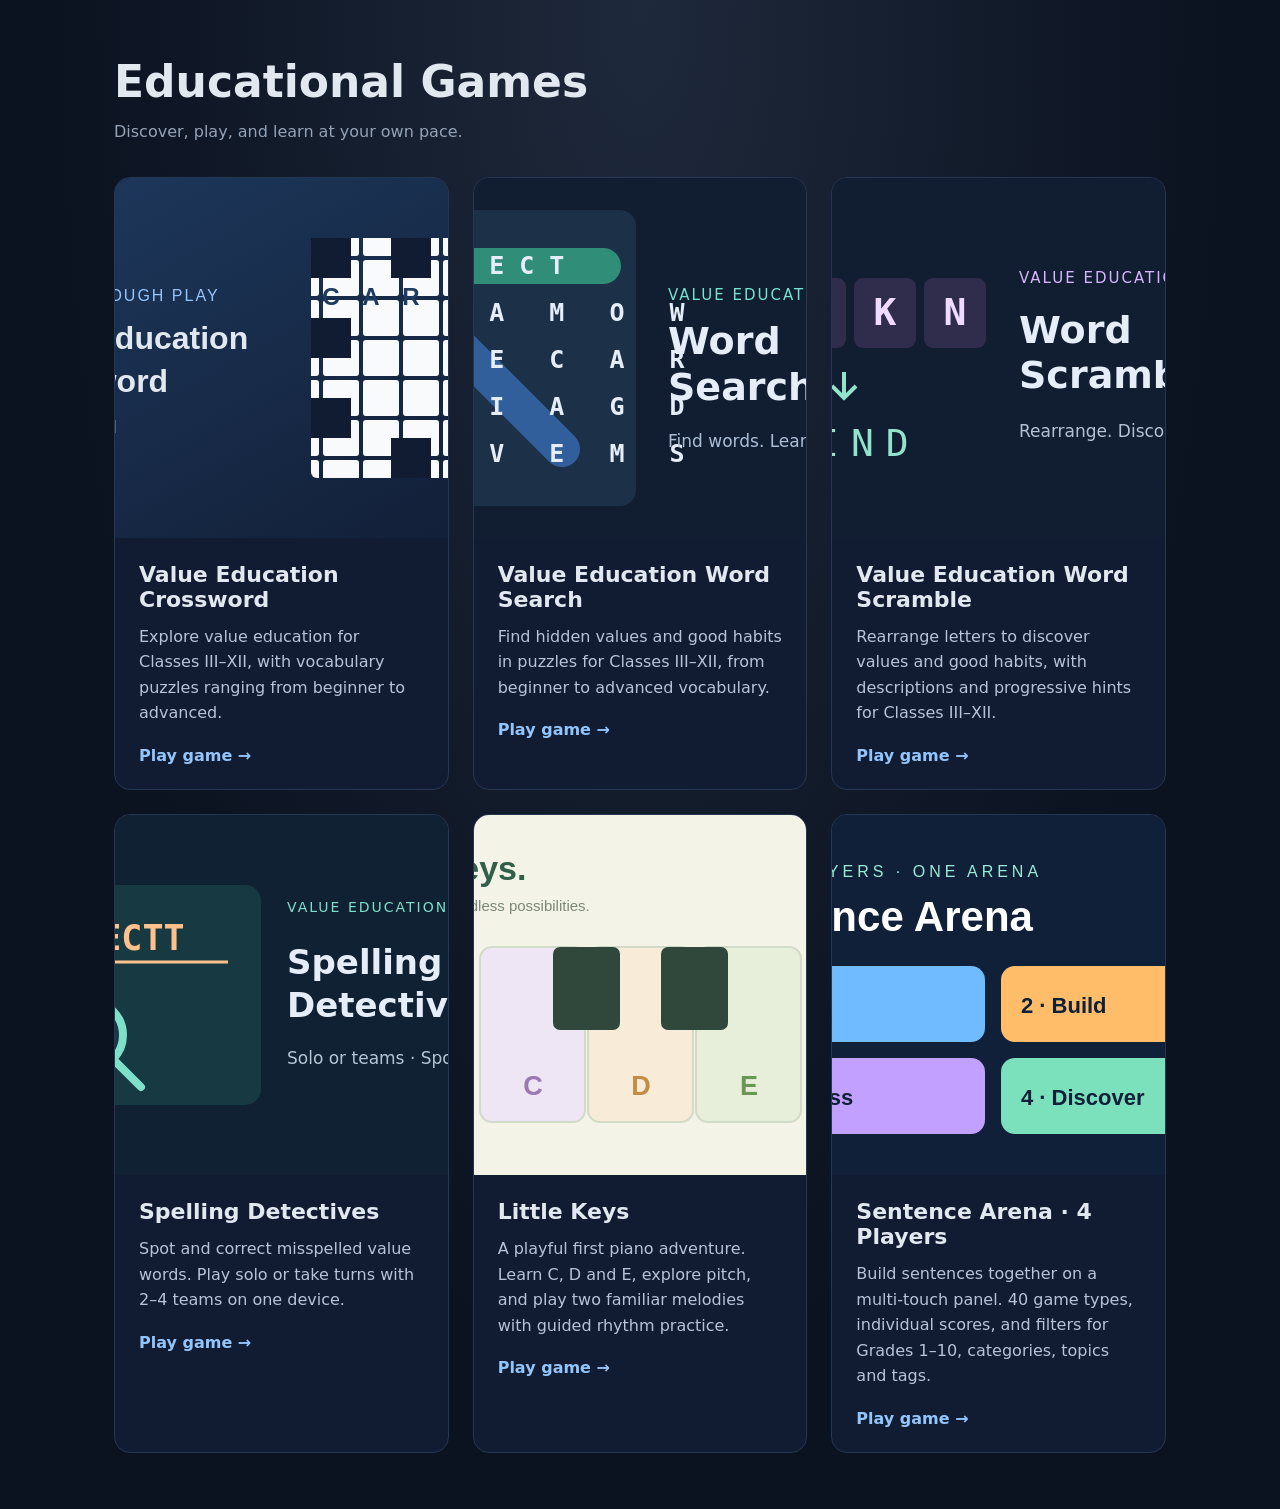
<file: index.html>
<!DOCTYPE html>
<html lang="en">
<head>
  <meta charset="utf-8">
  <meta name="viewport" content="width=device-width, initial-scale=1">
  <title>Educational Games</title>
  <link rel="manifest" href="manifest.webmanifest">
  <meta name="theme-color" content="#0b1220">
  <meta name="apple-mobile-web-app-capable" content="yes">
  <meta name="apple-mobile-web-app-title" content="Edu Games">
  <link rel="apple-touch-icon" href="icons/icon-180.png">
  <link rel="icon" type="image/png" href="icons/icon-192.png">
  <style>
    :root { color-scheme: dark; font-family: "Segoe UI", system-ui, sans-serif; color: #e2e8f0; background: #0b1220; }
    * { box-sizing: border-box; }
    body { margin: 0; min-height: 100vh; background: radial-gradient(ellipse at top, #1e293b, #0b1220 65%); }
    main { max-width: 1100px; margin: auto; padding: 56px 24px; }
    h1 { margin: 0 0 12px; font-size: clamp(28px, 5vw, 44px); }
    header p { margin: 0 0 32px; color: #94a3b8; line-height: 1.6; }
    .games { display: grid; grid-template-columns: repeat(auto-fit, minmax(min(100%, 280px), 1fr)); gap: 24px; }
    .game { display: block; max-width: 480px; overflow: hidden; color: inherit; text-decoration: none; background: #111c33; border: 1px solid #263754; border-radius: 16px; transition: transform .15s, border-color .15s; }
    .game:hover { transform: translateY(-4px); border-color: #60a5fa; }
    .game:focus-visible { outline: 3px solid #60a5fa; outline-offset: 5px; }
    .game img { display: block; width: 100%; aspect-ratio: 16 / 9; object-fit: cover; }
    .details { padding: 24px; }
    h2 { margin: 0 0 12px; font-size: 22px; }
    .details p { margin: 0 0 20px; color: #b6c3d8; line-height: 1.6; }
    .play { color: #93c5fd; font-weight: 600; }
    #status { color: #b6c3d8; line-height: 1.6; }
    [hidden] { display: none !important; }
    .install-panel { padding: 20px; margin-bottom: 28px; border: 1px solid #476480; border-radius: 14px; background: #15243b; }
    .install-panel h2 { font-size: 20px; }
    .install-panel p { color: #b6c3d8; line-height: 1.6; }
    .install-actions { display: flex; flex-wrap: wrap; gap: 12px; }
    button { font: inherit; color: #e2e8f0; background: #233d60; border: 1px solid #476480; padding: 10px 16px; border-radius: 8px; cursor: pointer; }
    button:focus-visible { outline: 3px solid #60a5fa; outline-offset: 3px; }
    #show-install { margin-top: 28px; }
  </style>
</head>
<body>
  <main>
    <header>
      <h1>Educational Games</h1>
      <p>Discover, play, and learn at your own pace.</p>
    </header>
    <section id="install-panel" class="install-panel" aria-labelledby="install-title" hidden>
      <h2 id="install-title">Add games to your home screen</h2>
      <p id="install-instructions"></p>
      <div class="install-actions"><button id="install-app" type="button" hidden>Add to home screen</button><button id="dismiss-install" type="button">Not now</button></div>
    </section>
    <p id="status" role="status">Loading games…</p>
    <div id="games" class="games"></div>
    <button id="show-install" type="button" hidden>Add to home screen</button>
    <noscript>Enable JavaScript to view the game list.</noscript>
  </main>
  <script>
    async function loadGames() {
      const status = document.getElementById('status');
      const container = document.getElementById('games');
      try {
        const response = await fetch('./games.json');
        if (!response.ok) throw new Error('Unable to load games');
        const games = await response.json();
        if (!Array.isArray(games)) throw new Error('Invalid game list');
        const cards = document.createDocumentFragment();
        for (const game of games) {
          const card = document.createElement('a');
          card.className = 'game';
          card.href = game.url;
          const thumbnail = document.createElement('img');
          thumbnail.src = game.thumbnail;
          thumbnail.alt = `${game.title} preview`;
          thumbnail.loading = 'lazy';
          thumbnail.width = 640;
          thumbnail.height = 360;
          const details = document.createElement('div');
          details.className = 'details';
          const title = document.createElement('h2');
          title.textContent = game.title;
          const description = document.createElement('p');
          description.textContent = game.description;
          const play = document.createElement('span');
          play.className = 'play';
          play.textContent = 'Play game →';
          details.append(title, description, play);
          card.append(thumbnail, details);
          cards.append(card);
        }
        container.replaceChildren(cards);
        status.textContent = games.length ? '' : 'More games are coming soon.';
        status.hidden = games.length > 0;
      } catch (error) {
        status.textContent = 'The games could not be loaded. Please refresh and try again.';
        console.error(error);
      }
    }
    loadGames();
  </script>
  <script src="pwa.js"></script>
</body>
</html>
</file>
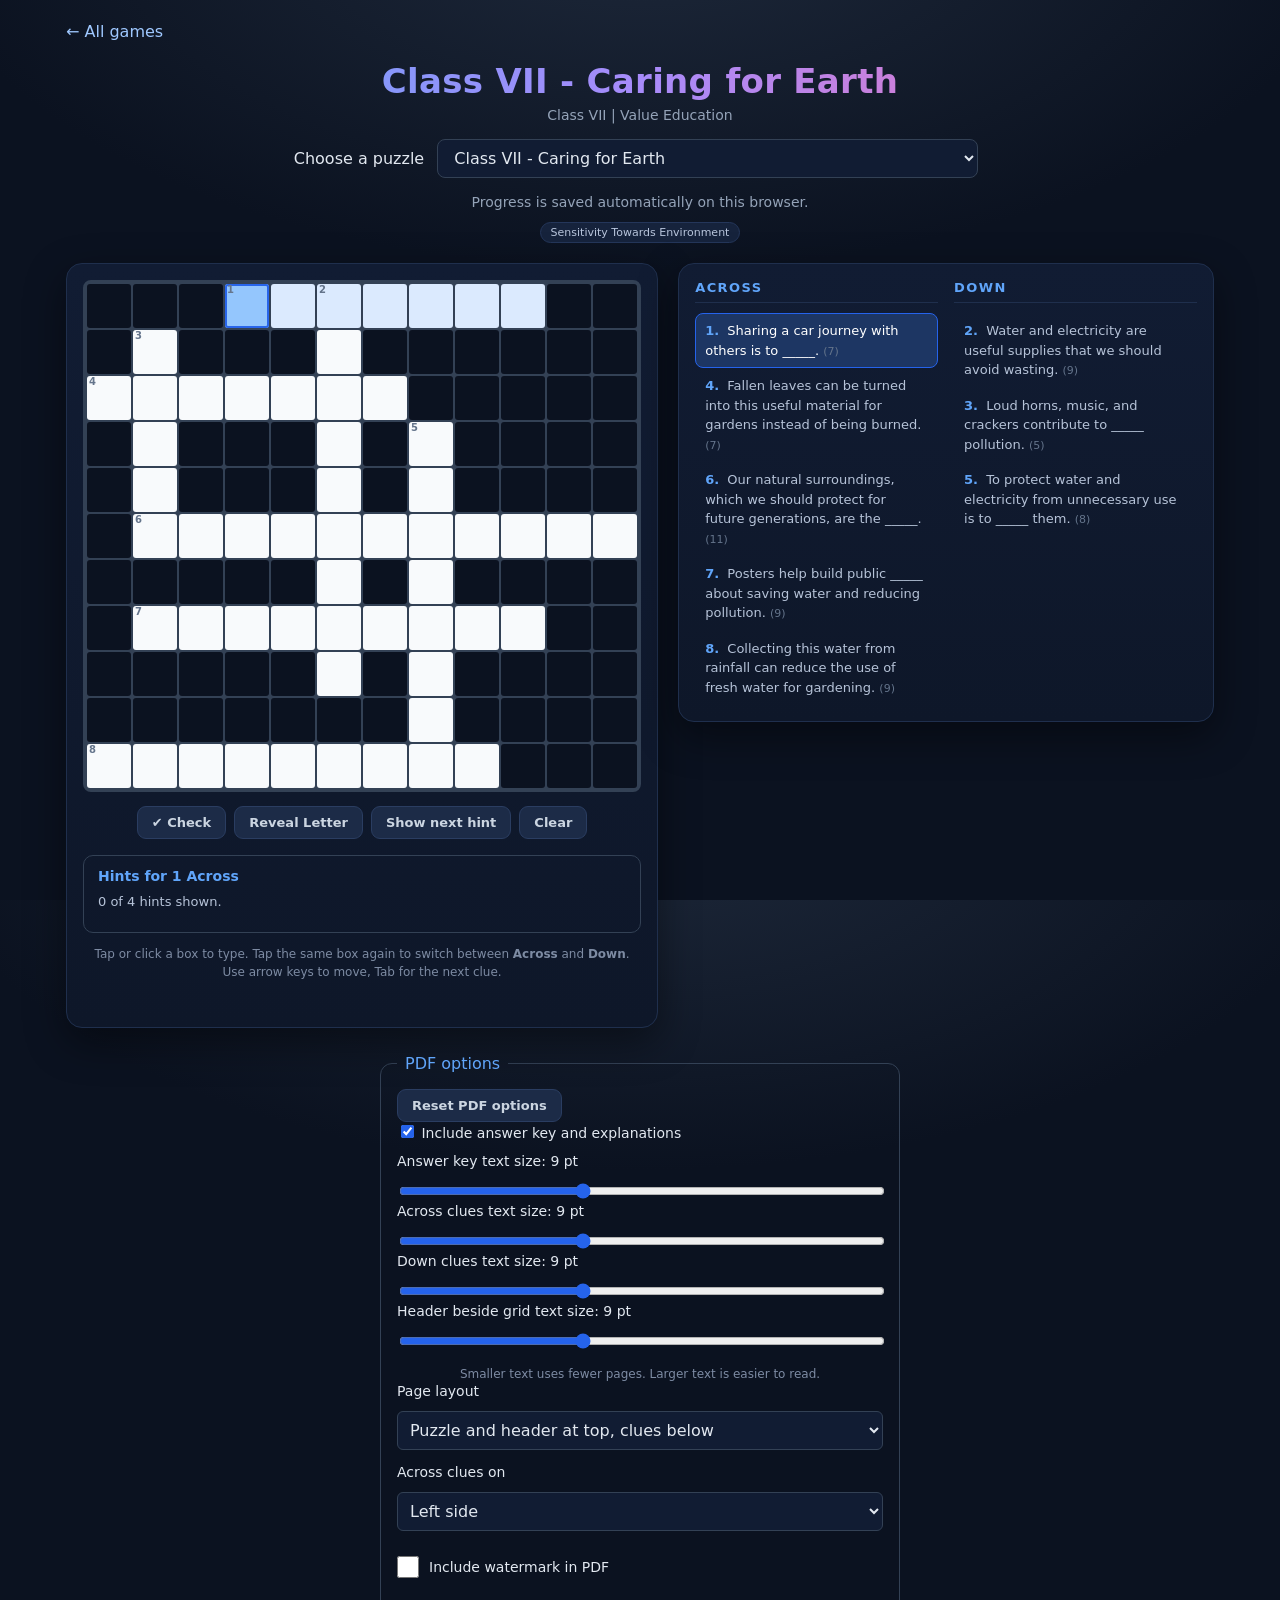
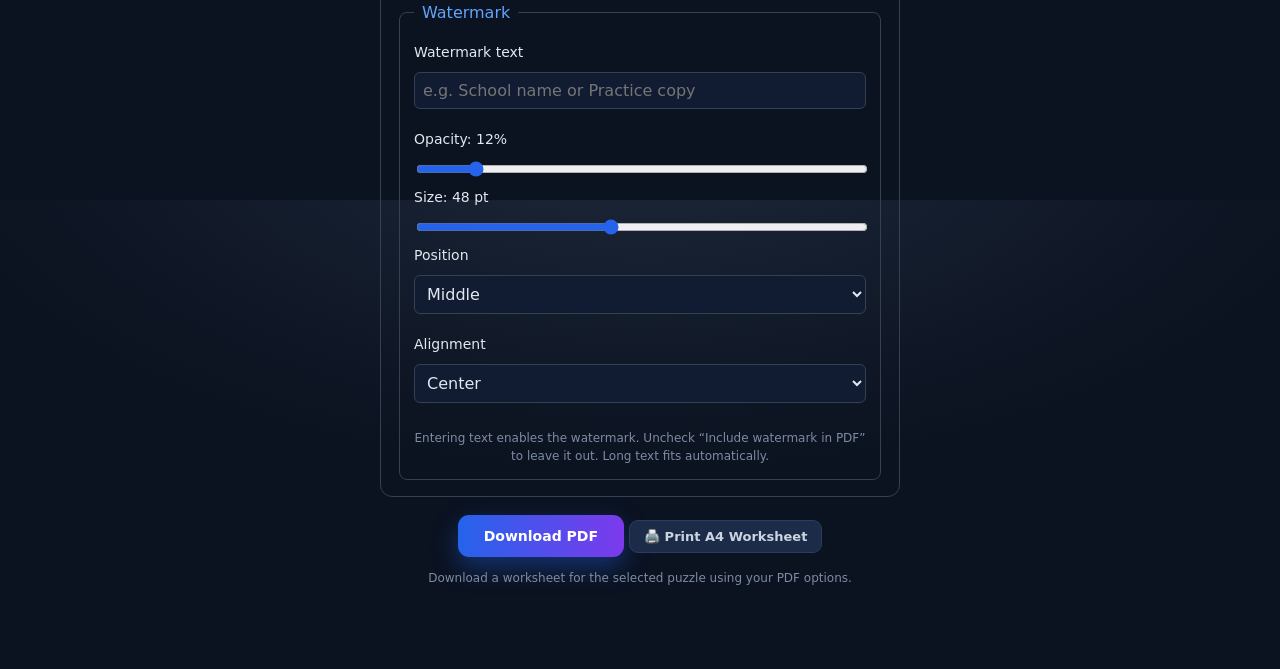
<file: crossword/index.html>
<!DOCTYPE html>
<html lang="en">
<head>
<meta charset="utf-8">
<meta name="viewport" content="width=device-width, initial-scale=1">
<title>Value Education Crossword — Classes III–V</title>
<link rel="stylesheet" href="style.css?v=20261007-home-link">
</head>
<body>

<!-- ============ INTERACTIVE APP ============ -->
<div class="app">
  <a class="home" href="../index.html">← All games</a>
  <header class="top">
    <h1>Value Education Crossword</h1>
    <p>Classes III – V &nbsp;•&nbsp; CBSE Value Education</p>
    <label for="puzzle-select">Choose a puzzle</label>
    <select id="puzzle-select" disabled><option>Loading puzzles…</option></select>
    <p id="puzzle-load-status" role="status">Loading puzzles…</p>
    <div class="chips"></div>
  </header>

  <div class="layout">
    <section class="card">
      <div class="grid-wrap">
        <div id="grid" tabindex="0">
          <input id="letter-input" type="text" inputmode="text" autocomplete="off" autocorrect="off" autocapitalize="characters" spellcheck="false" aria-label="Crossword letter" aria-describedby="typing-hint">
        </div>
      </div>
      <div class="toolbar">
        <button id="btn-check">✔ Check</button>
        <button id="btn-letter">Reveal Letter</button>
        <button id="btn-hint" disabled>Show next hint</button>
        <button id="btn-clear">Clear</button>
      </div>
      <section class="word-hints" aria-labelledby="word-hints-title">
        <h2 id="word-hints-title">Word hints</h2>
        <p id="word-hints-status" role="status">Select a word to see its available hints.</p>
        <ol id="word-hints-list"></ol>
      </section>
      <p class="hint" id="typing-hint">Tap or click a box to type. Tap the same box again to switch between <b>Across</b> and <b>Down</b>. Use arrow keys to move, Tab for the next clue.</p>
      <div class="status" id="status"></div>
    </section>

    <section class="card clues-card">
      <div class="clue-col">
        <h3>Across</h3>
        <ul id="across-list"></ul>
      </div>
      <div class="clue-col">
        <h3>Down</h3>
        <ul id="down-list"></ul>
      </div>
    </section>
  </div>

  <div class="print-bar">
    <fieldset class="pdf-options">
      <legend>PDF options</legend>
      <button id="btn-reset-pdf-options" type="button">Reset PDF options</button>
      <label><input id="pdf-answers" type="checkbox" checked> Include answer key and explanations</label>
      <label for="pdf-text-size">Answer key text size: <output id="pdf-text-size-value" for="pdf-text-size">9 pt</output></label>
      <input id="pdf-text-size" type="range" min="6" max="14" step="0.5" value="9">
      <label for="pdf-across-text-size">Across clues text size: <output id="pdf-across-text-size-value" for="pdf-across-text-size">9 pt</output></label>
      <input id="pdf-across-text-size" type="range" min="6" max="14" step="0.5" value="9">
      <label for="pdf-down-text-size">Down clues text size: <output id="pdf-down-text-size-value" for="pdf-down-text-size">9 pt</output></label>
      <input id="pdf-down-text-size" type="range" min="6" max="14" step="0.5" value="9">
      <label for="pdf-header-text-size">Header beside grid text size: <output id="pdf-header-text-size-value" for="pdf-header-text-size">9 pt</output></label>
      <input id="pdf-header-text-size" type="range" min="6" max="14" step="0.5" value="9">
      <p class="hint">Smaller text uses fewer pages. Larger text is easier to read.</p>
      <label for="pdf-layout">Page layout</label>
      <select id="pdf-layout">
        <option value="standard">Puzzle and header at top, clues below</option>
        <option value="right-across">Across on full right half; header, puzzle, Down on left</option>
        <option value="right-down">Down on full right half; header, puzzle, Across on left</option>
      </select>
      <label for="pdf-across-side">Across clues on</label>
      <select id="pdf-across-side">
        <option value="left">Left side</option>
        <option value="right">Right side</option>
      </select>
      <label class="watermark-toggle"><input id="pdf-watermark-enabled" type="checkbox"> Include watermark in PDF</label>
      <fieldset id="pdf-watermark-options" class="watermark-options">
        <legend>Watermark</legend>
        <label for="pdf-watermark-text">Watermark text</label>
        <input id="pdf-watermark-text" type="text" maxlength="120" placeholder="e.g. School name or Practice copy">
        <label for="pdf-watermark-opacity">Opacity: <output id="pdf-watermark-opacity-value" for="pdf-watermark-opacity">12%</output></label>
        <input id="pdf-watermark-opacity" type="range" min="0" max="100" value="12">
        <label for="pdf-watermark-size">Size: <output id="pdf-watermark-size-value" for="pdf-watermark-size">48 pt</output></label>
        <input id="pdf-watermark-size" type="range" min="12" max="96" step="2" value="48">
        <label for="pdf-watermark-position">Position</label>
        <select id="pdf-watermark-position">
          <option value="top">Top</option>
          <option value="middle" selected>Middle</option>
          <option value="bottom">Bottom</option>
        </select>
        <label for="pdf-watermark-alignment">Alignment</label>
        <select id="pdf-watermark-alignment">
          <option value="left">Left</option>
          <option value="center" selected>Center</option>
          <option value="right">Right</option>
        </select>
        <p class="hint">Entering text enables the watermark. Uncheck “Include watermark in PDF” to leave it out. Long text fits automatically.</p>
      </fieldset>
    </fieldset>
    <button id="btn-pdf" class="primary" disabled>Download PDF</button>
    <button id="btn-print" disabled>🖨️ Print A4 Worksheet</button>
    <p class="hint">Download a worksheet for the selected puzzle using your PDF options.</p>
    <p id="pdf-status" class="hint" role="status"></p>
  </div>
</div>

<!-- ============ PRINT AREA ============ -->
<div id="print-area"></div>

<script src="vendor/qrcode.js"></script>
<script src="pdf.js?v=20261007-half-layout"></script>
<script src="script.js?v=20261007-half-layout"></script>
</body>
</html>
</file>
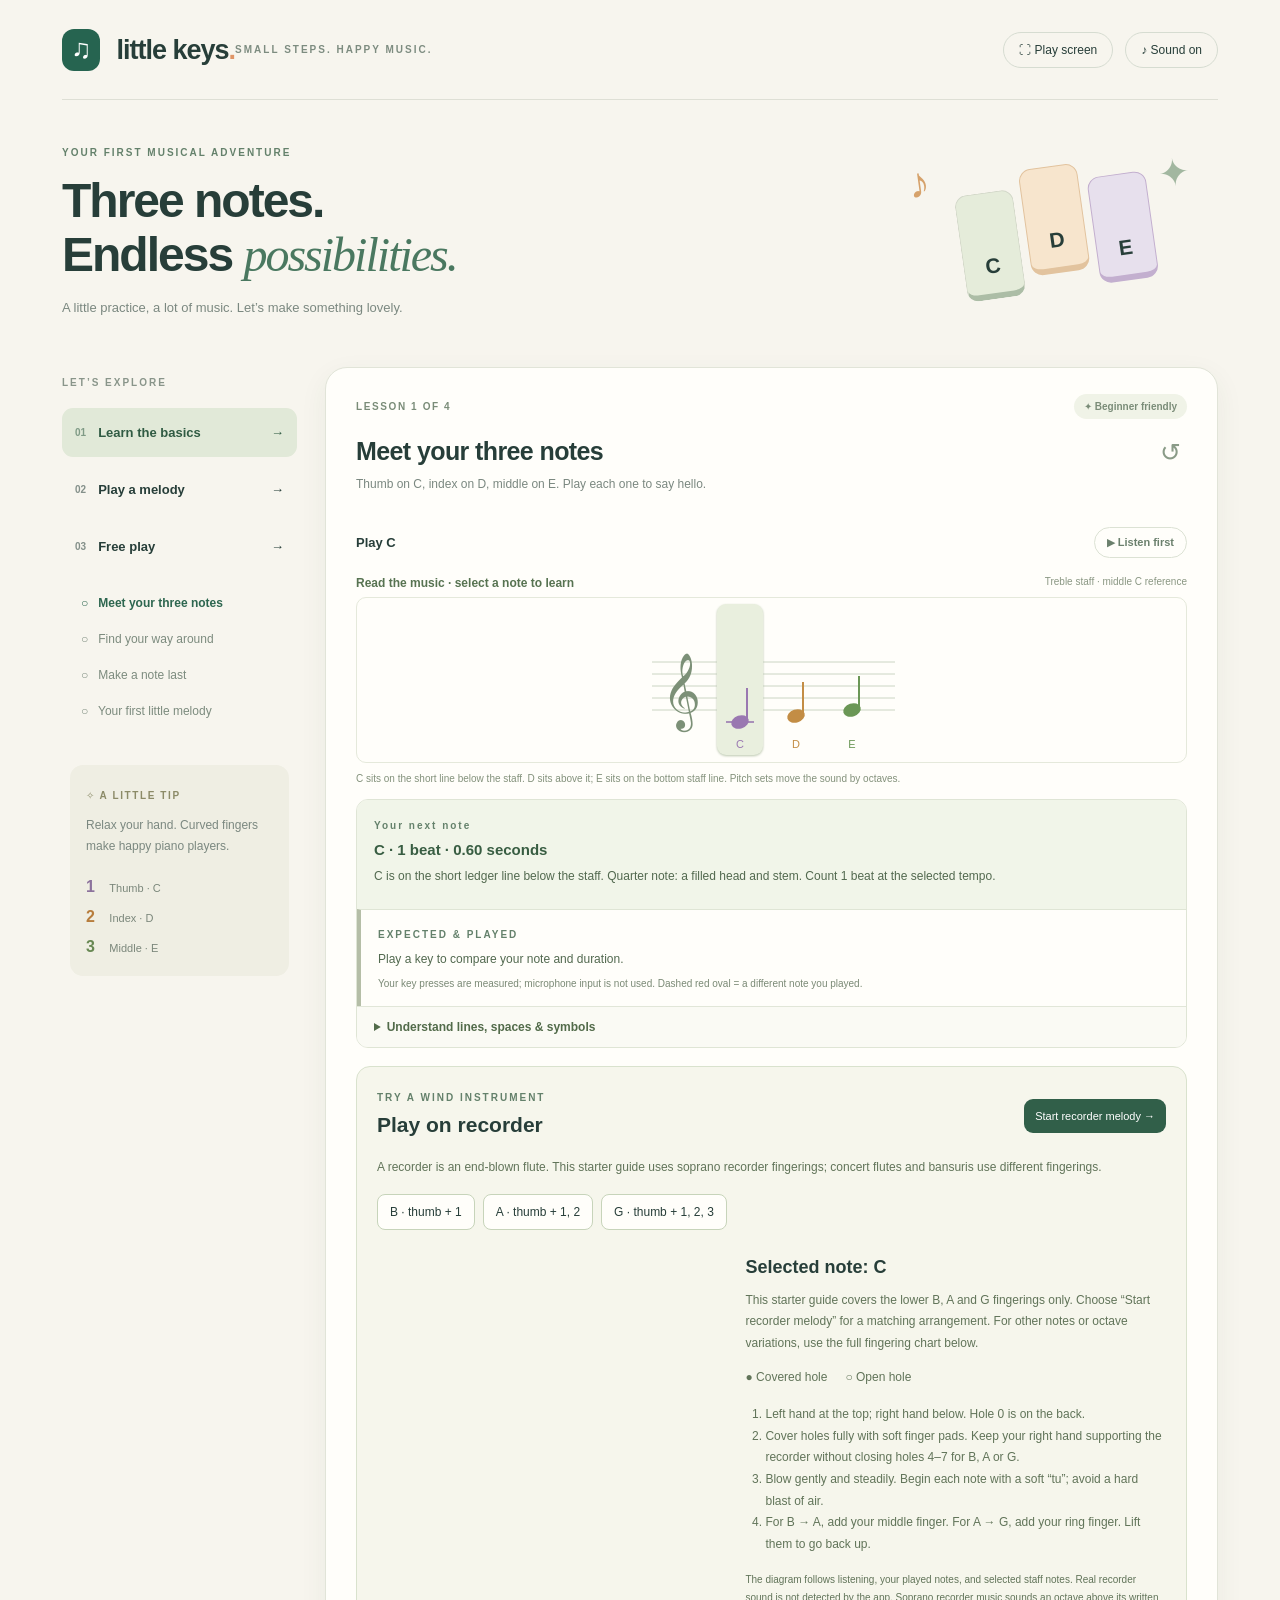
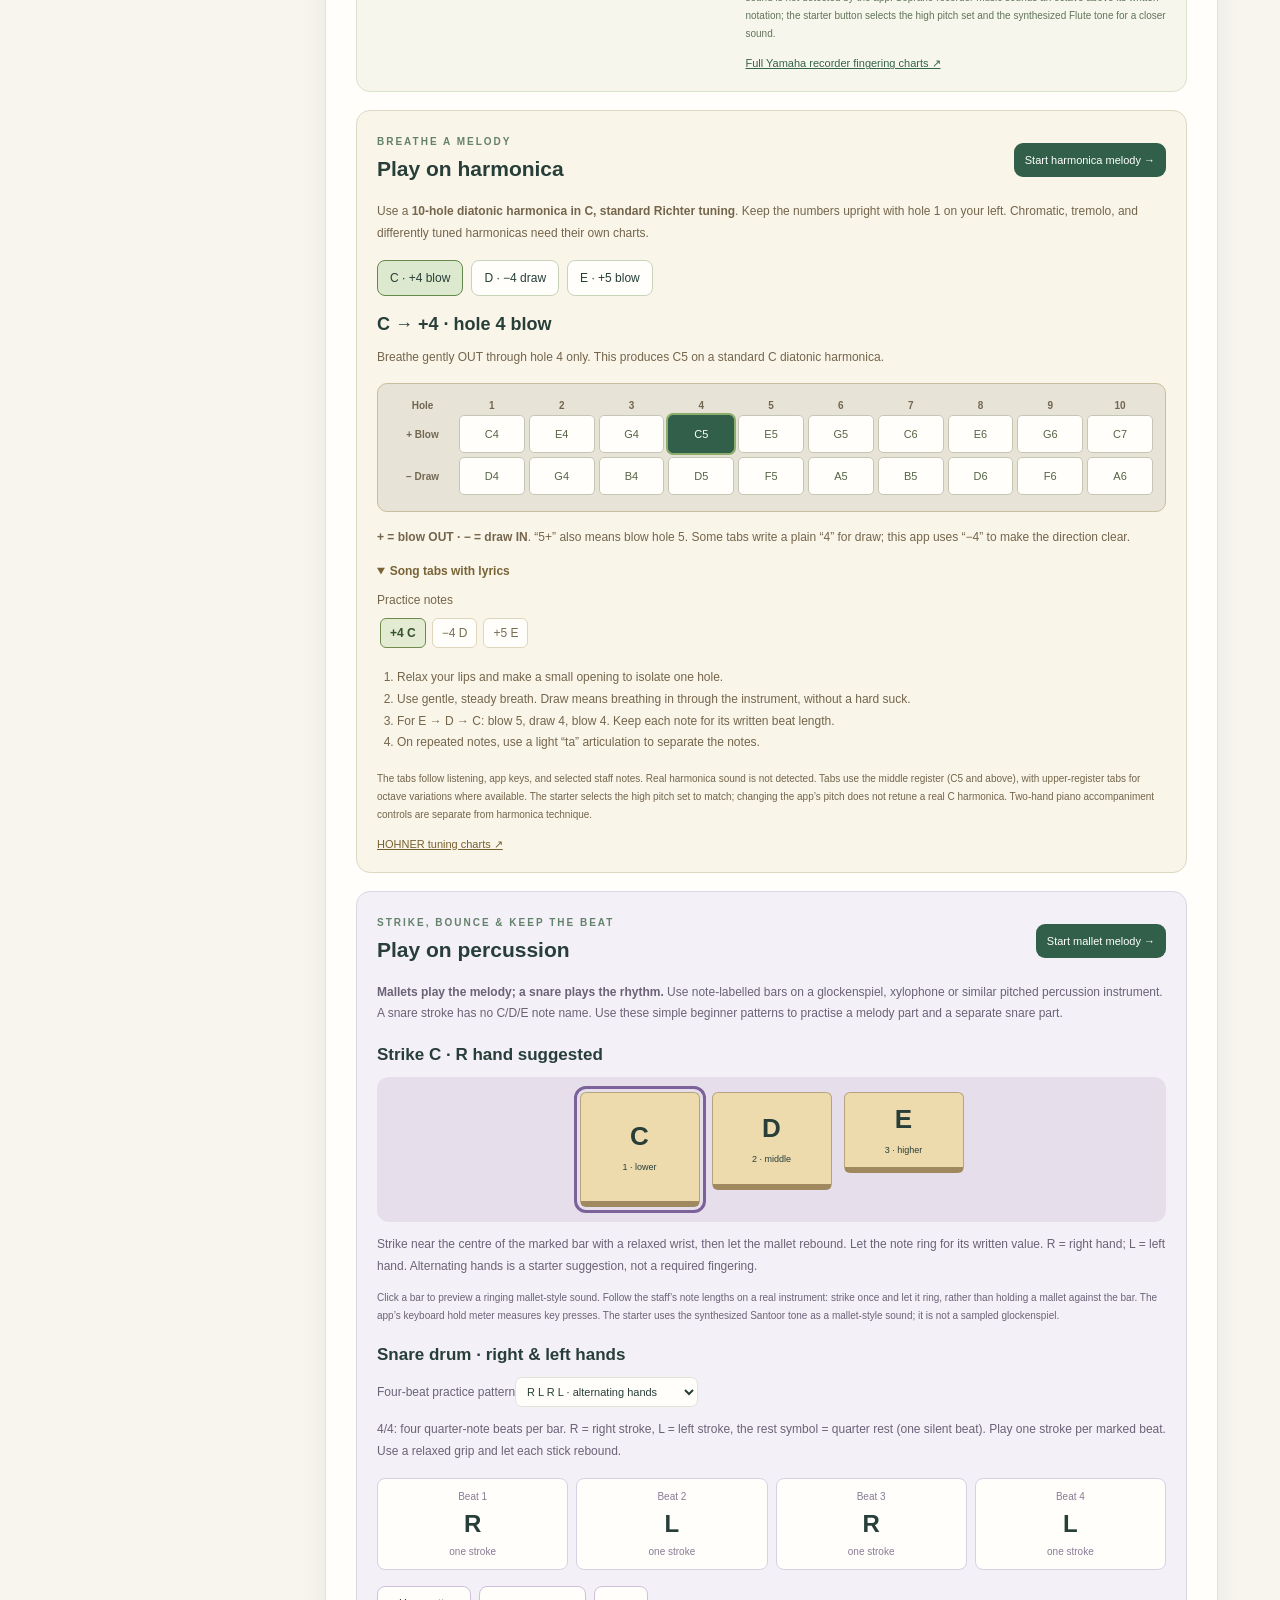
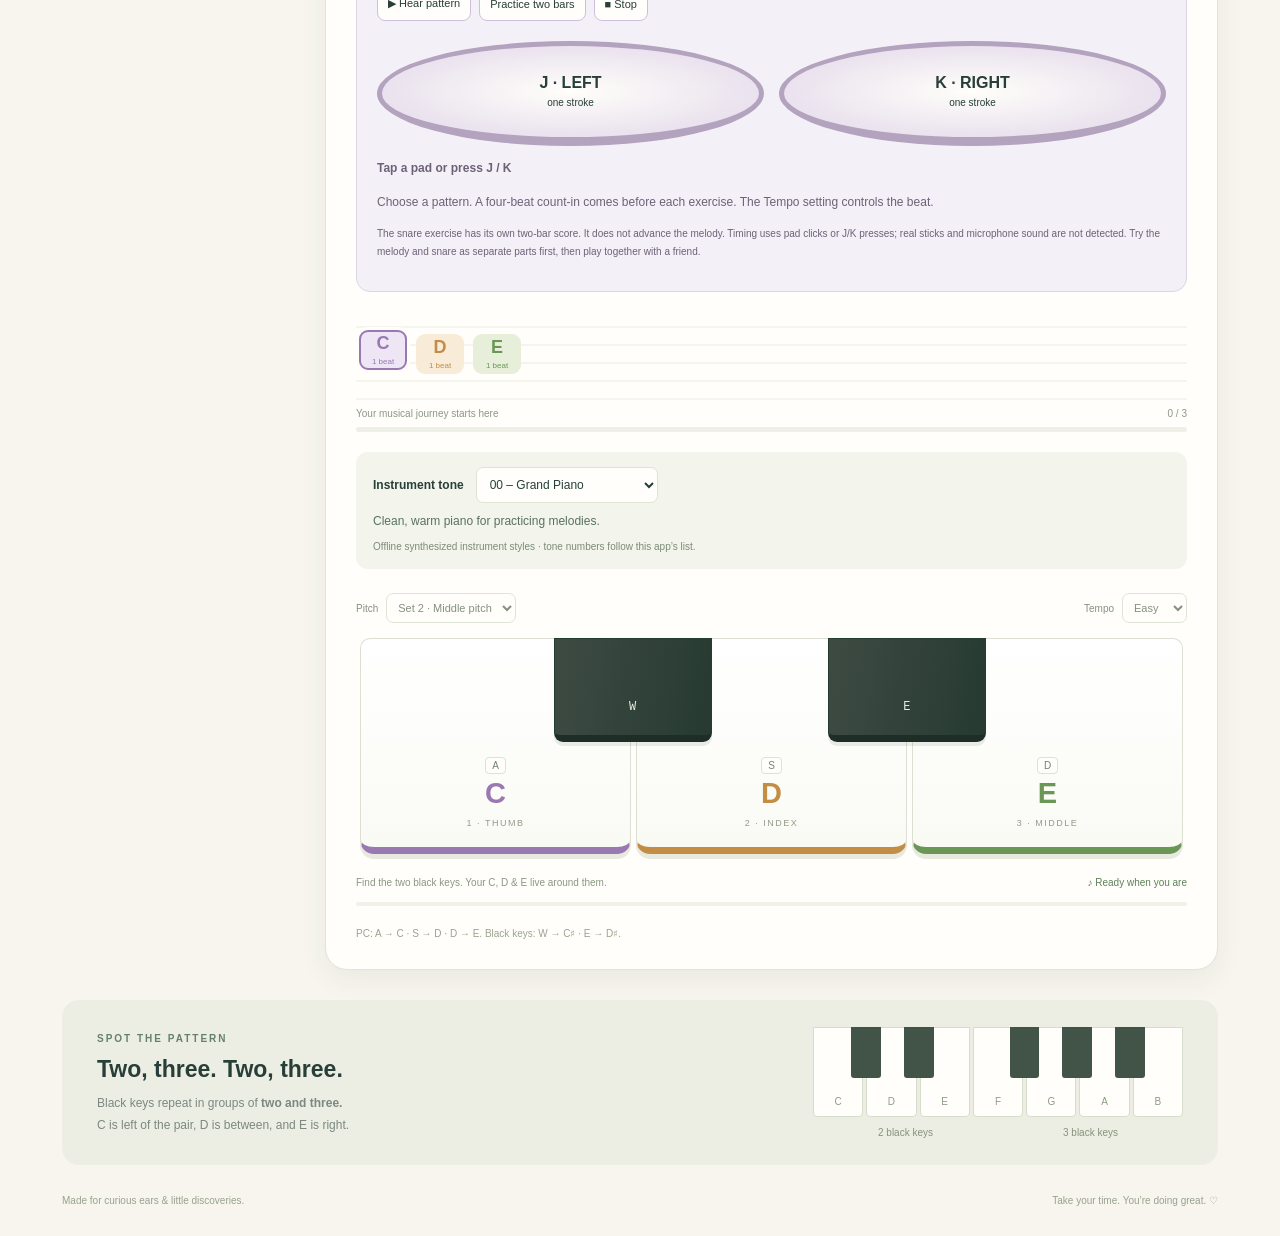
<file: little-keys/index.html>
<!doctype html>
<html lang="en"><head><meta charset="utf-8"><meta name="viewport" content="width=device-width,initial-scale=1,viewport-fit=cover"><meta name="theme-color" content="#f7f5ee"><title>Little Keys · A little practice, a lot of music</title><link rel="stylesheet" href="style.css"></head>
<body><div class="app"><header><a class="brand" href="../index.html"><span class="logo">♫</span> little keys<span class="brand-dot">.</span></a><span class="tagline">SMALL STEPS. HAPPY MUSIC.</span><button id="play-screen-toggle" aria-pressed="false">⛶ Play screen</button><button id="sound" aria-pressed="false">♪ Sound on</button></header><main><section class="intro"><div><span class="eyebrow">YOUR FIRST MUSICAL ADVENTURE</span><h1>Three notes.<br>Endless <em>possibilities.</em></h1><p>A little practice, a lot of music. Let’s make something lovely.</p></div><div class="intro-art" aria-hidden="true"><span>♪</span><div class="art-key">C</div><div class="art-key">D</div><div class="art-key">E</div><b>✦</b></div></section><div class="workspace"><aside><div class="side-label">LET’S EXPLORE</div><nav aria-label="Learning modes"><button data-mode="course" class="selected"><span>01</span> Learn the basics <b>→</b></button><button data-mode="songs"><span>02</span> Play a melody <b>→</b></button><button data-mode="free"><span>03</span> Free play <b>→</b></button></nav><div class="lesson-list" id="lesson-list"></div><div class="tip"><span>✧ A LITTLE TIP</span><p>Relax your hand. Curved fingers make happy piano players.</p><div class="finger-guide"><b>1 <small>Thumb · C</small></b><b>2 <small>Index · D</small></b><b>3 <small>Middle · E</small></b></div></div></aside><section class="studio"><div id="play-screen-toolbar" class="play-screen-toolbar" hidden><button id="play-screen-exit" aria-label="Exit play screen and return to settings">✕ Exit / settings</button><strong id="play-screen-title">Little Keys</strong><span id="play-screen-hint"></span><button id="play-screen-sound" aria-pressed="false">♪ Sound on</button></div><div class="studio-top"><span id="section-label">LESSON 1 OF 4</span><span class="pill" id="badge">✦ Beginner friendly</span></div><div class="title-row"><div><h2 id="title">Meet your three notes</h2><p id="description"></p></div><button id="restart" title="Restart practice" aria-label="Restart practice">↺</button></div><div class="song-picker" id="song-picker" hidden><button data-song="0" class="selected">Hot Cross Buns</button><button data-song="1">Mary Had a Little Lamb</button></div><section id="variation-panel" class="variation-panel" hidden><label for="difficulty">Choose your difficulty</label><select id="difficulty"></select><p id="level-description"></p><p id="level-assessment"></p><small id="level-progress"></small><details><summary>Six steps to a complete performance</summary><ol><li>Identify three notes → play the melody</li><li>Rhythm → maintain a steady beat</li><li>Octaves → move between octaves</li><li>Two hands → melody + bass</li><li>Chords → melody + harmony</li><li>Expression → complete a performance</li></ol></details></section><div id="performance-cue" class="performance-cue" role="status" hidden></div><div id="register-controls" class="performance-controls" hidden><span>Melody octave</span><button data-register="0" aria-pressed="true">Base octave ↓</button><button data-register="1" aria-pressed="false">+1 octave ↑</button></div><div id="strength-controls" class="performance-controls" hidden><span>Touch strength</span><button data-strength="soft" aria-pressed="false">1 · Soft</button><button data-strength="normal" aria-pressed="true">2 · Normal</button><button data-strength="strong" aria-pressed="false">3 · Strong / accent</button></div><p id="arrangement-result" role="status"></p><section id="layout-panel" class="layout-panel" hidden><label for="melody-layout">Melody note layout</label><select id="melody-layout"><option value="cde">C–D–E · Two black keys</option><option value="gab">G–A–B · Three black keys</option></select><p id="layout-help"></p></section><div class="score-header"><span id="prompt" role="status" aria-live="polite"></span><button id="listen">▶ Listen first</button></div><div class="staff-caption">Read the music · select a note to learn <span>Treble staff · middle C reference</span></div><div id="music-staff" class="music-staff" tabindex="0" aria-label="Musical notation"></div><p class="notation-help">C sits on the short line below the staff. D sits above it; E sits on the bottom staff line. Pitch sets move the sound by octaves.</p><section class="notation-guide" aria-label="Music notation guide"><div class="notation-current"><span id="notation-heading" class="eyebrow">Your next note</span><strong id="notation-expected"></strong><p id="notation-explanation"></p></div><div id="notation-comparison" class="notation-comparison" data-state="ready"><span class="eyebrow">EXPECTED &amp; PLAYED</span><p id="notation-played"></p><p id="notation-result" role="status" aria-live="polite"></p><small>Your key presses are measured; microphone input is not used. Dashed red oval = a different note you played.</small></div><details><summary>Understand lines, spaces &amp; symbols</summary><dl><dt>Five lines</dt><dd>From bottom to top: E, G, B, D, F. Notes on higher lines sound higher.</dd><dt>Four spaces</dt><dd>From bottom to top: F, A, C, E. Notes also fit in the spaces between lines.</dd><dt>G, A &amp; B</dt><dd>G is on the second line from the bottom, A is in the second space, and B is on the middle line. On the keyboard, G and A sit between the three black keys, and B sits immediately right of the group.</dd><dt>Ledger line</dt><dd>A short extra line extends the staff. Middle C is on the first ledger line below it; D is just above that line, and E is on the bottom staff line.</dd><dt>𝄞 Treble clef</dt><dd>The curl marks the G line (second line from the bottom), helping us name every note.</dd><dt>Note head, stem &amp; flag</dt><dd>The oval head’s position gives the note name. In our beat convention: a filled head with a stem is a quarter note (1 beat); add a flag for an eighth note (½ beat). A hollow head with a stem is a half note (2 beats); without a stem it is a whole note (4 beats).</dd><dt>♯ Sharp</dt><dd>Raises a note by one semitone. C♯ and D♯ are the two black keys here.</dd><dt>Pitch &amp; instrument</dt><dd>This staff uses middle C as its reading reference. Pitch sets move the sound by octaves; some instruments shift register. Tabla uses drum hits, so the staff acts as a key-and-rhythm guide rather than drum pitch notation.</dd></dl></details></section><section class="recorder-guide" aria-labelledby="recorder-title"><div class="recorder-heading"><div><span class="eyebrow">TRY A WIND INSTRUMENT</span><h3 id="recorder-title">Play on recorder</h3></div><button id="start-recorder">Start recorder melody →</button></div><p>A recorder is an end-blown flute. This starter guide uses soprano recorder fingerings; concert flutes and bansuris use different fingerings.</p><div class="recorder-note-picker" aria-label="Explore recorder fingerings"><button data-recorder-note="B" aria-pressed="false">B · thumb + 1</button><button data-recorder-note="A" aria-pressed="false">A · thumb + 1, 2</button><button data-recorder-note="G" aria-pressed="false">G · thumb + 1, 2, 3</button></div><div class="recorder-body"><div id="recorder-diagram"></div><div><h4 id="recorder-current"></h4><p id="recorder-instruction" aria-live="polite"></p><p class="hole-legend"><span>● Covered hole</span><span>○ Open hole</span></p><ol><li>Left hand at the top; right hand below. Hole 0 is on the back.</li><li>Cover holes fully with soft finger pads. Keep your right hand supporting the recorder without closing holes 4–7 for B, A or G.</li><li>Blow gently and steadily. Begin each note with a soft “tu”; avoid a hard blast of air.</li><li>For B → A, add your middle finger. For A → G, add your ring finger. Lift them to go back up.</li></ol><p class="recorder-small">The diagram follows listening, your played notes, and selected staff notes. Real recorder sound is not detected by the app. Soprano recorder music sounds an octave above its written notation; the starter button selects the high pitch set and the synthesized Flute tone for a closer sound.</p><a href="https://www.yamaha.com/en/musical_instrument_guide/recorder/play/play002.html" target="_blank" rel="noopener noreferrer">Full Yamaha recorder fingering charts ↗</a></div></div></section><section class="harmonica-guide" aria-labelledby="harmonica-title"><div class="recorder-heading"><div><span class="eyebrow">BREATHE A MELODY</span><h3 id="harmonica-title">Play on harmonica</h3></div><button id="start-harmonica">Start harmonica melody →</button></div><p>Use a <strong>10-hole diatonic harmonica in C, standard Richter tuning</strong>. Keep the numbers upright with hole 1 on your left. Chromatic, tremolo, and differently tuned harmonicas need their own charts.</p><div class="recorder-note-picker" aria-label="Explore harmonica notes"><button data-harp-note="C" aria-pressed="false">C · +4 blow</button><button data-harp-note="D" aria-pressed="false">D · −4 draw</button><button data-harp-note="E" aria-pressed="false">E · +5 blow</button></div><h4 id="harmonica-current"></h4><p id="harmonica-instruction" aria-live="polite"></p><div id="harmonica-map" class="harmonica-map-scroll" tabindex="0" aria-label="Scrollable harmonica hole map"></div><p class="harp-legend"><strong>+ = blow OUT · − = draw IN</strong>. “5+” also means blow hole 5. Some tabs write a plain “4” for draw; this app uses “−4” to make the direction clear.</p><details open><summary>Song tabs with lyrics</summary><div id="harmonica-tabs"></div></details><ol><li>Relax your lips and make a small opening to isolate one hole.</li><li>Use gentle, steady breath. Draw means breathing in through the instrument, without a hard suck.</li><li>For E → D → C: blow 5, draw 4, blow 4. Keep each note for its written beat length.</li><li>On repeated notes, use a light “ta” articulation to separate the notes.</li></ol><p class="recorder-small">The tabs follow listening, app keys, and selected staff notes. Real harmonica sound is not detected. Tabs use the middle register (C5 and above), with upper-register tabs for octave variations where available. The starter selects the high pitch set to match; changing the app’s pitch does not retune a real C harmonica. Two-hand piano accompaniment controls are separate from harmonica technique.</p><a href="https://hohner.de/fileadmin/documents/instruments/harmonicas/2025_tuning_chart.pdf" target="_blank" rel="noopener noreferrer">HOHNER tuning charts ↗</a></section><section class="percussion-guide" aria-labelledby="percussion-title"><div class="recorder-heading"><div><span class="eyebrow">STRIKE, BOUNCE &amp; KEEP THE BEAT</span><h3 id="percussion-title">Play on percussion</h3></div><button id="start-mallets">Start mallet melody →</button></div><p><strong>Mallets play the melody; a snare plays the rhythm.</strong> Use note-labelled bars on a glockenspiel, xylophone or similar pitched percussion instrument. A snare stroke has no C/D/E note name. Use these simple beginner patterns to practise a melody part and a separate snare part.</p><h4 id="mallet-current"></h4><div id="mallet-bars" class="mallet-bars" aria-label="Preview pitched percussion bars"></div><p id="mallet-instruction"></p><p id="mallet-preview-status" role="status"></p><p class="recorder-small">Click a bar to preview a ringing mallet-style sound. Follow the staff’s note lengths on a real instrument: strike once and let it ring, rather than holding a mallet against the bar. The app’s keyboard hold meter measures key presses. The starter uses the synthesized Santoor tone as a mallet-style sound; it is not a sampled glockenspiel.</p><h4>Snare drum · right &amp; left hands</h4><label for="snare-pattern">Four-beat practice pattern</label><select id="snare-pattern"><option value="alternating">R L R L · alternating hands</option><option value="rest">R L rest L · leave a space</option><option value="space">R rest rest L · hear the silence</option></select><p>4/4: four quarter-note beats per bar. R = right stroke, L = left stroke, the rest symbol = quarter rest (one silent beat). Play one stroke per marked beat. Use a relaxed grip and let each stick rebound.</p><div id="snare-grid" class="snare-grid"></div><div class="snare-actions"><button id="snare-listen">▶ Hear pattern</button><button id="snare-practice">Practice two bars</button><button id="snare-stop">■ Stop</button></div><div class="snare-pads"><button data-snare-hand="L">J · LEFT<br><small>one stroke</small></button><button data-snare-hand="R">K · RIGHT<br><small>one stroke</small></button></div><p id="snare-hit" class="snare-cue">Tap a pad or press J / K</p><p id="snare-feedback" role="status">Choose a pattern. A four-beat count-in comes before each exercise. The Tempo setting controls the beat.</p><p class="recorder-small">The snare exercise has its own two-bar score. It does not advance the melody. Timing uses pad clicks or J/K presses; real sticks and microphone sound are not detected. Try the melody and snare as separate parts first, then play together with a friend.</p></section><div class="score" id="score" aria-label="Notes to play"></div><div id="lyrics" class="lyrics" aria-live="polite" hidden></div><div class="progress-row"><span id="progress-label">Your musical journey starts here</span><span id="count">0 / 3</span></div><div class="progress"><div id="progress-fill"></div></div><div class="tone-control"><label for="tone">Instrument tone</label><select id="tone" aria-describedby="tone-description tone-note"></select><p id="tone-description"></p><small id="tone-note">Offline synthesized instrument styles · tone numbers follow this app’s list.</small></div><div class="instrument-controls"><label>Pitch <select id="pitch"><option value="3">Set 1 · Low pitch</option><option value="4" selected>Set 2 · Middle pitch</option><option value="5">Set 3 · High pitch</option></select></label><label id="tempo-label">Tempo <select id="tempo"><option value="800">Slow</option><option value="600" selected>Easy</option><option value="450">Lively</option></select></label></div><section id="left-hand" class="left-hand" hidden><h3>Left hand · bass &amp; chords</h3><p>Use Z / X / V / B, or hold a button with your other hand. Outlined controls are needed on this note. Two pulses? Release and press again while holding the melody. Accompaniment uses lower octaves; tabla selections use piano for harmony.</p><div><button data-accompaniment="bassC">Z · C bass</button><button data-accompaniment="bassG">X · G bass</button><button data-accompaniment="chordC">V · C major<br><small>C–E–G</small></button><button data-accompaniment="chordG">B · G major<br><small>G–B–D</small></button></div></section><div class="piano" id="piano"><button class="white-key c" data-note="C" aria-label="C, thumb, keyboard A"><span class="key-hint">A</span><span class="note">C</span><span class="finger">1 · THUMB</span><span class="key-fill"></span></button><button class="white-key d" data-note="D" aria-label="D, index finger, keyboard S"><span class="key-hint">S</span><span class="note">D</span><span class="finger">2 · INDEX</span><span class="key-fill"></span></button><button class="white-key e" data-note="E" aria-label="E, middle finger, keyboard D"><span class="key-hint">D</span><span class="note">E</span><span class="finger">3 · MIDDLE</span><span class="key-fill"></span></button><button class="black-key first" data-note="C#" aria-label="C sharp, keyboard W"><kbd>W</kbd></button><button class="black-key second" data-note="D#" aria-label="D sharp, keyboard E"><kbd>E</kbd></button></div><div class="hold-feedback"><span id="feedback" role="status">Find the two black keys. Your C, D & E live around them.</span><span id="duration">♪ Ready when you are</span></div><div class="hold-track"><div id="hold-fill"></div></div><div class="bottom-row"><span id="keyboard-help">PC keyboard: A → C · S → D · D → E</span><button id="next" hidden>Next lesson →</button></div></section></div><section id="song-story" class="song-story" aria-labelledby="story-title" hidden><div><span class="eyebrow">A LITTLE STORY TO SING</span><h3 id="story-title"></h3><p id="story-text"></p></div><div class="story-meaning"><span class="eyebrow">WHAT IT MEANS</span><p id="story-meaning"></p><p id="story-word" class="story-word"></p></div></section><section class="discovery"><div><span class="eyebrow">SPOT THE PATTERN</span><h3>Two, three. Two, three.</h3><p>Black keys repeat in groups of <strong>two and three.</strong><br>C is left of the pair, D is between, and E is right.</p></div><div class="mini-wrap"><div class="mini-keyboard" aria-label="Keyboard showing alternating groups of two and three black keys"></div><div class="group-labels"><span>2 black keys</span><span>3 black keys</span></div></div></section></main><footer>Made for curious ears & little discoveries. <span>Take your time. You’re doing great. ♡</span></footer></div><script src="tones.js"></script><script src="notation.js"></script><script src="variations.js"></script><script src="layouts.js"></script><script src="recorder.js"></script><script src="harmonica.js"></script><script src="percussion.js"></script><script src="play-screen.js"></script><script src="game.js"></script><script src="../pwa.js"></script></body></html>
</file>
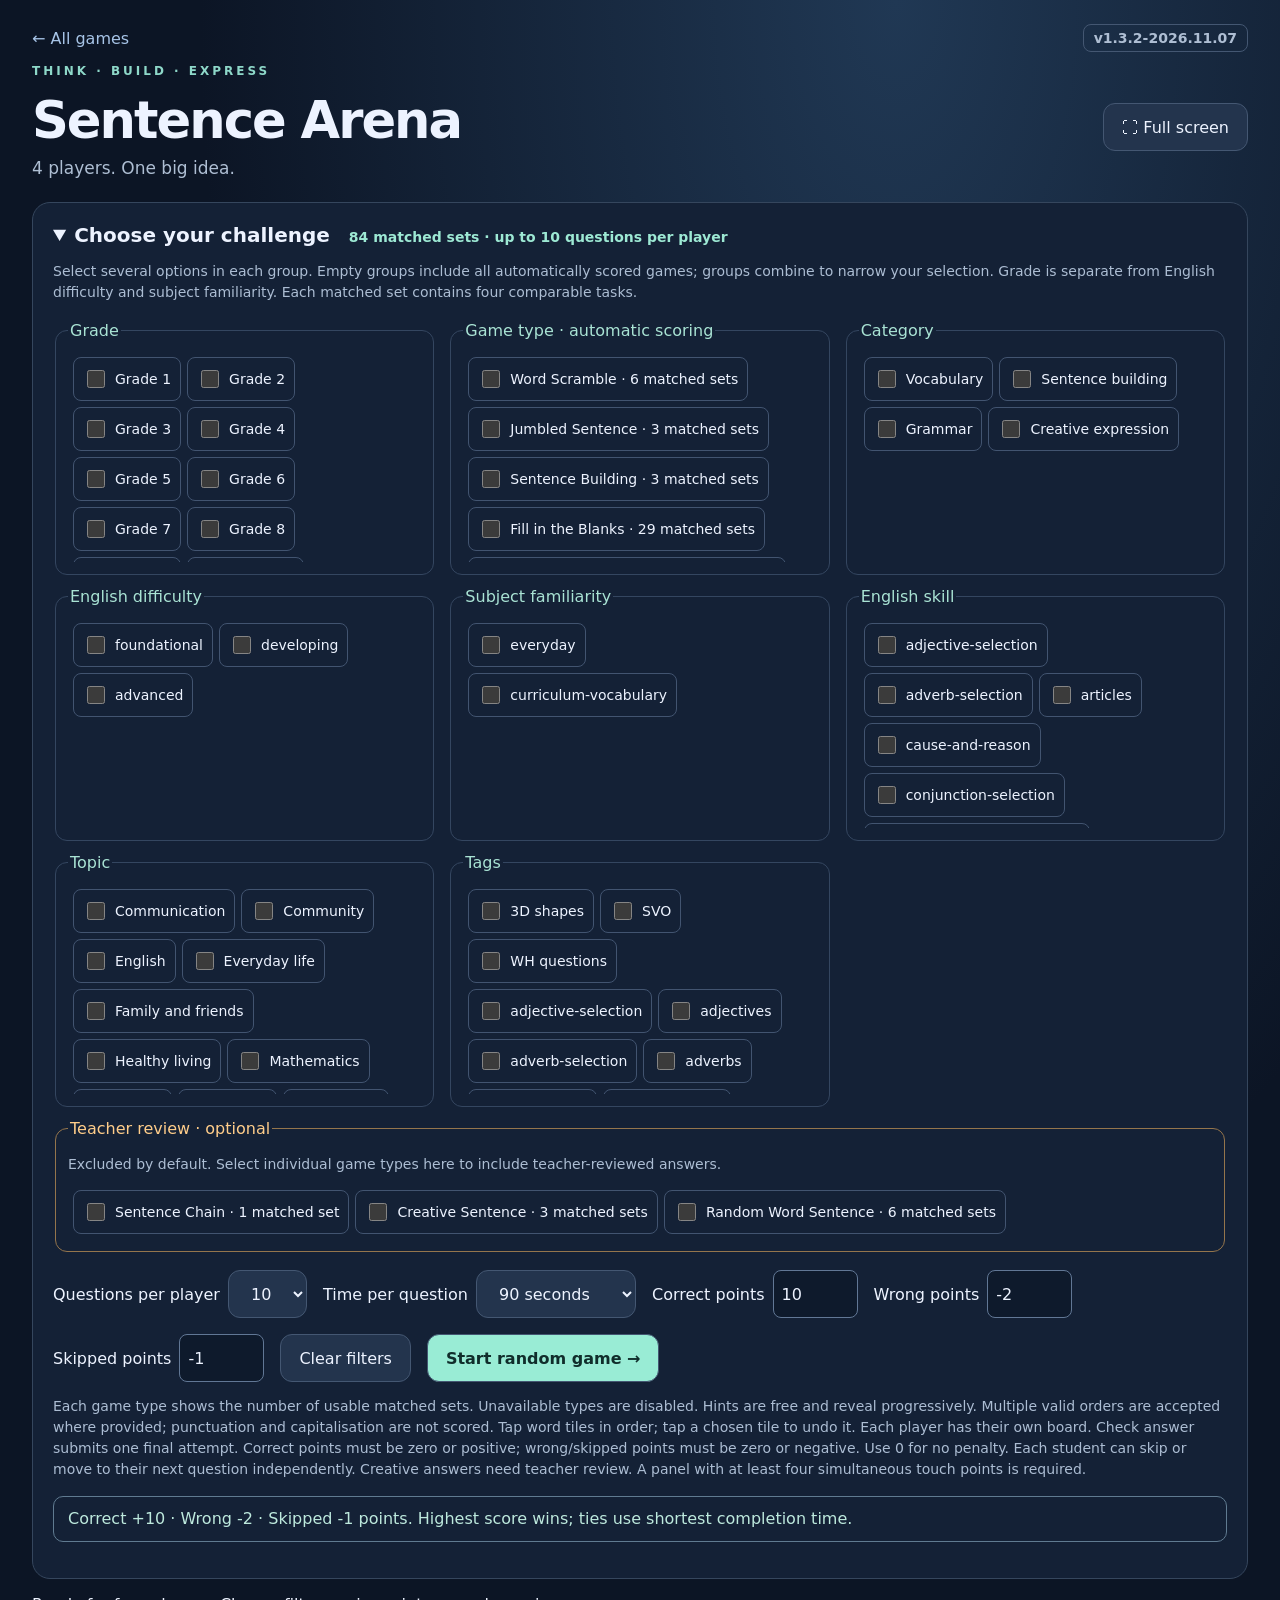
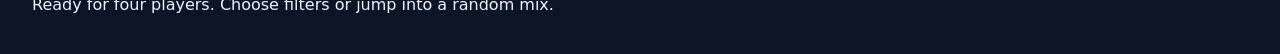
<file: sentence-arena/index.html>
<!doctype html><html lang="en"><head><meta charset="utf-8"><meta name="viewport" content="width=device-width,initial-scale=1"><meta name="game-version" content="1.3.2-2026.11.07"><title>Sentence Arena · Four players</title><link rel="stylesheet" href="style.css?v=1.3.2-2026.11.07"></head><body><main>
<header><div class="topline"><a href="../index.html">← All games</a><span class="version">v1.3.2-2026.11.07</span></div><div class="heading"><div><p class="eyebrow">THINK · BUILD · EXPRESS</p><h1>Sentence Arena<span>4 players. One big idea.</span></h1></div><button id="fullscreen">⛶ Full screen</button></div></header>
<details id="setup" open><summary>Choose your challenge <span id="pool-count"></span></summary><p>Select several options in each group. Empty groups include all automatically scored games; groups combine to narrow your selection. Grade is separate from English difficulty and subject familiarity. Each matched set contains four comparable tasks.</p><div id="filters"></div><div class="settings"><label>Questions per player <select id="rounds"><option>5</option><option selected>10</option><option>20</option></select></label><label>Time per question <select id="duration"><option value="0">No timer</option><option value="45">45 seconds</option><option value="90" selected>90 seconds</option><option value="120">120 seconds</option></select></label><label>Correct points <input id="points-correct" type="number" min="0" step="1" value="10" required></label><label>Wrong points <input id="points-wrong" type="number" max="0" step="1" value="-2" required></label><label>Skipped points <input id="points-skipped" type="number" max="0" step="1" value="-1" required></label><button id="clear">Clear filters</button><button id="start" class="primary" disabled>Start random game →</button></div><p>Each game type shows the number of usable matched sets. Unavailable types are disabled. Hints are free and reveal progressively. Multiple valid orders are accepted where provided; punctuation and capitalisation are not scored. Tap word tiles in order; tap a chosen tile to undo it. Each player has their own board. Check answer submits one final attempt. Correct points must be zero or positive; wrong/skipped points must be zero or negative. Use 0 for no penalty. Each student can skip or move to their next question independently. Creative answers need teacher review. A panel with at least four simultaneous touch points is required.</p><p id="setup-legend" class="points-legend"></p></details>
<section id="play" hidden><div class="roundbar"><div><p class="eyebrow" id="mode"></p><h2 id="round-title"></h2></div><strong id="timer"></strong><button id="end">End game</button></div><p id="points-legend" class="points-legend"></p><p id="round-help"></p><div id="boards"></div></section><p id="status" role="status" aria-live="polite">Loading question bank…</p><section id="results" hidden></section><noscript>Enable JavaScript to play.</noscript></main><script src="game.js?v=1.3.2-2026.11.07" defer></script></body></html>
</file>
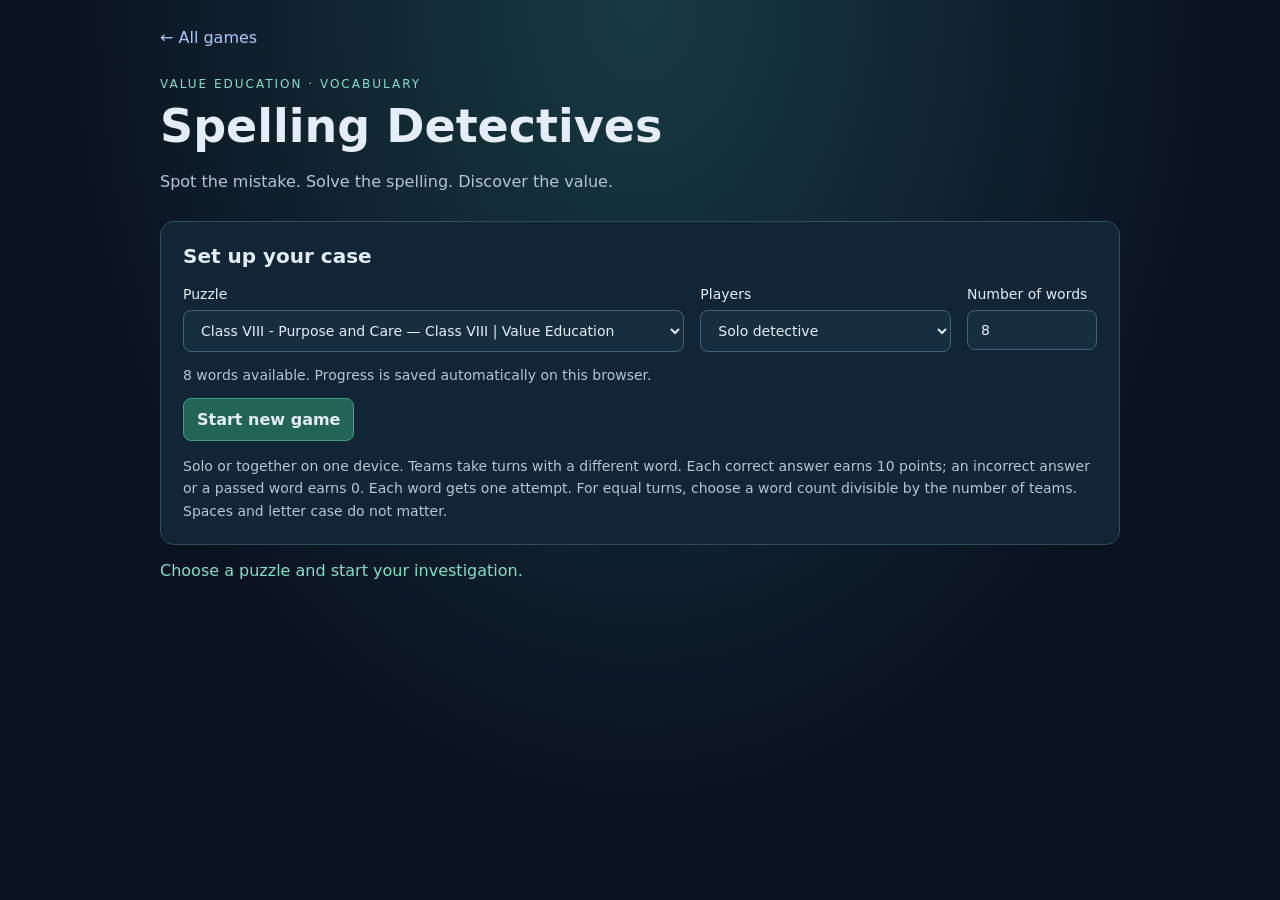
<file: spelling-detectives/index.html>
<!doctype html>
<html lang="en">
<head><meta charset="utf-8"><meta name="viewport" content="width=device-width, initial-scale=1"><meta name="theme-color" content="#0b1220"><title>Spelling Detectives · Value Education</title><link rel="stylesheet" href="style.css"></head>
<body><main>
<a class="home" href="../index.html">← All games</a>
<header><p class="eyebrow">VALUE EDUCATION · VOCABULARY</p><h1>Spelling Detectives</h1><p>Spot the mistake. Solve the spelling. Discover the value.</p></header>
<section class="setup" aria-labelledby="setup-title"><h2 id="setup-title">Set up your case</h2>
<div class="settings"><label>Puzzle<select id="puzzle" disabled></select></label><label>Players<select id="mode"><option value="1">Solo detective</option><option value="2">2 teams</option><option value="3">3 teams</option><option value="4">4 teams</option></select></label><label>Number of words<input id="count" type="number" min="1" max="10" step="1" value="10"></label></div>
<p id="pool-info" class="muted"></p><button id="start" type="button" disabled>Start new game</button>
<p class="muted">Solo or together on one device. Teams take turns with a different word. Each correct answer earns 10 points; an incorrect answer or a passed word earns 0. Each word gets one attempt. For equal turns, choose a word count divisible by the number of teams. Spaces and letter case do not matter.</p></section>
<p id="status" role="status" aria-live="polite">Loading puzzles…</p>
<section id="game" hidden aria-labelledby="turn"><div id="scores" class="scores" aria-label="Scores"></div>
<div class="case"><div class="case-top"><p id="position"></p><p id="turn"></p></div><progress id="progress" value="0" max="1" aria-label="Questions completed"></progress>
<h2 id="question-title">Find and fix the spelling mistake</h2><p id="misspelling" class="misspelling" aria-label="Misspelled word"></p><p id="description"></p>
<form id="answer-form"><label for="answer">Correct spelling</label><div class="answer-row"><input id="answer" type="text" autocomplete="off" autocorrect="off" autocapitalize="characters" spellcheck="false" aria-describedby="feedback"><button id="check" type="submit">Check spelling</button><button id="pass" type="button" class="secondary">Pass</button></div></form>
<p id="feedback" role="status" aria-live="polite"></p><p id="explanation" class="explanation" hidden></p><button id="next" type="button" hidden>Next word</button>
</div></section>
<section id="results" class="case" hidden aria-labelledby="result-title"><p class="eyebrow">CASE CLOSED</p><h2 id="result-title" tabindex="-1">Investigation complete</h2><p id="result-summary"></p><div id="final-scores" class="scores"></div><h3>Case notes</h3><ol id="review"></ol><button id="again" type="button">Play another round</button></section>
<noscript>Enable JavaScript to play this game.</noscript>
</main><script src="game.js"></script></body></html>
</file>
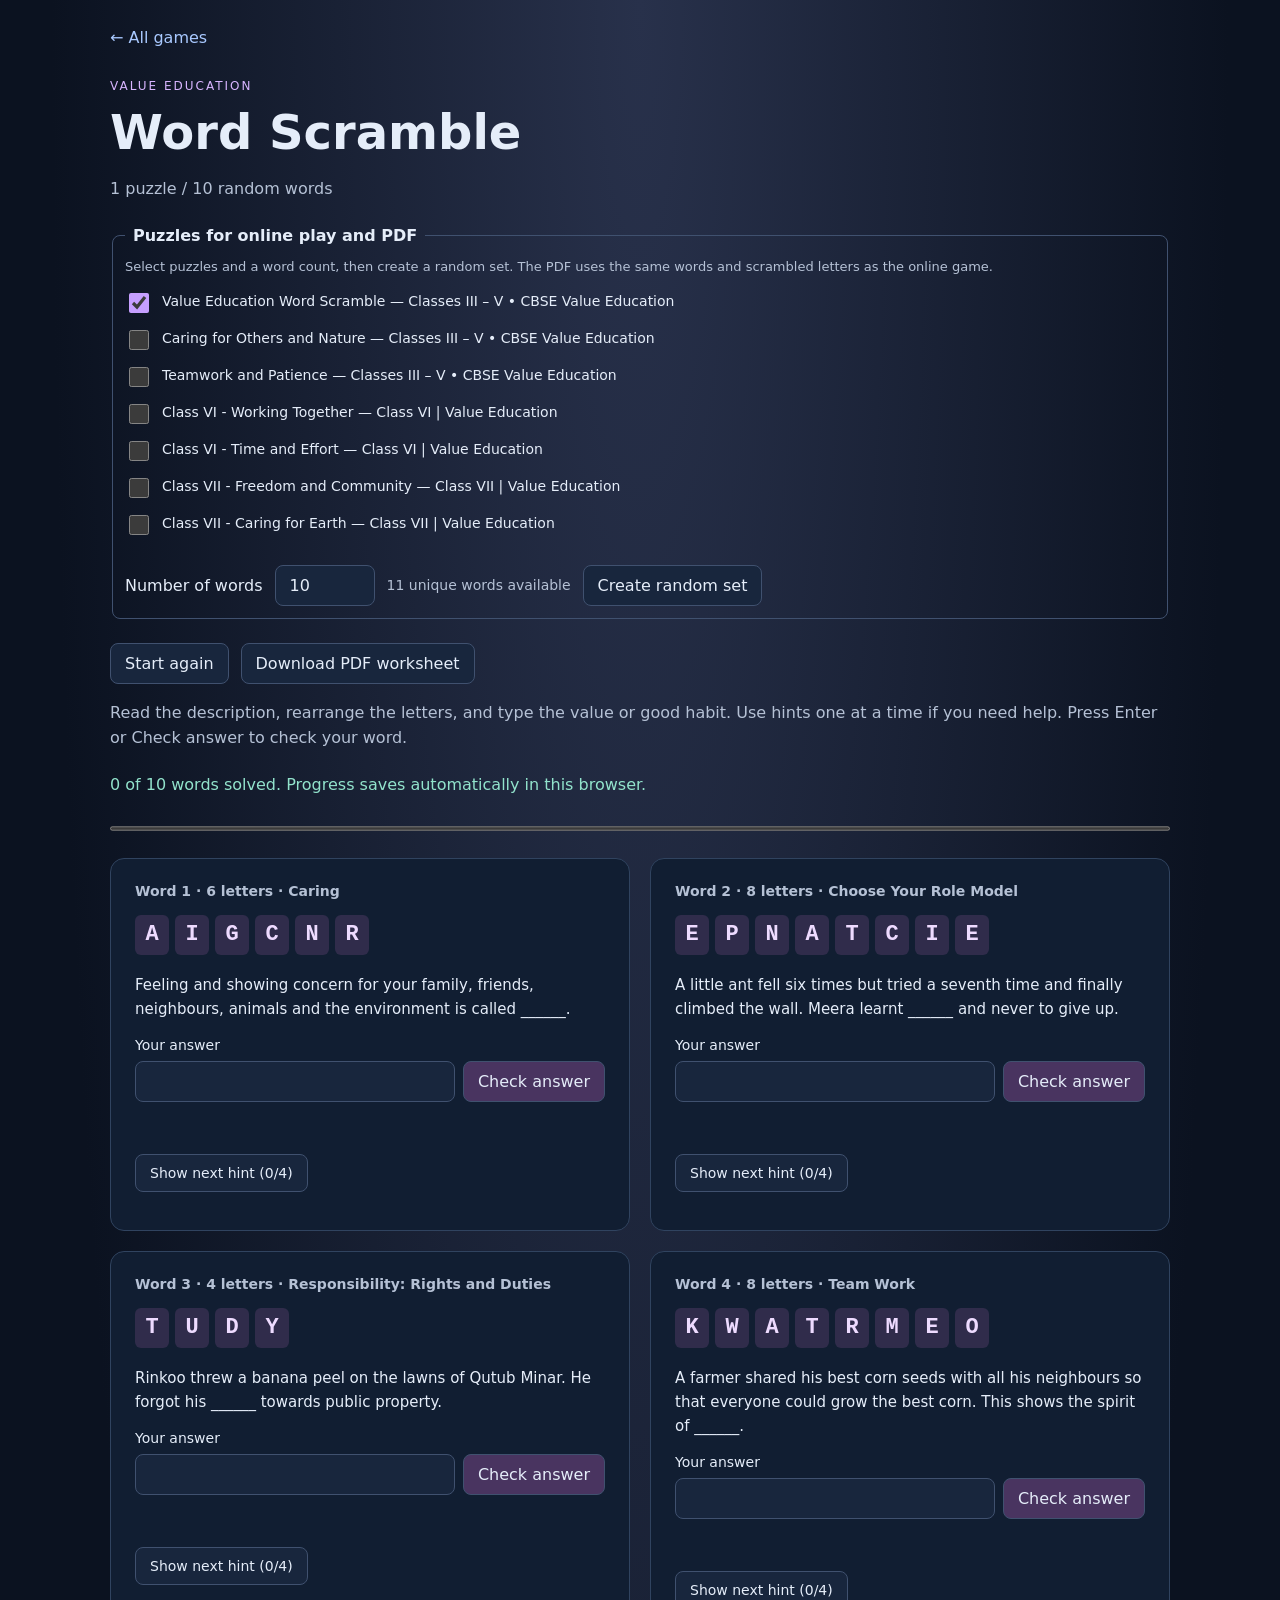
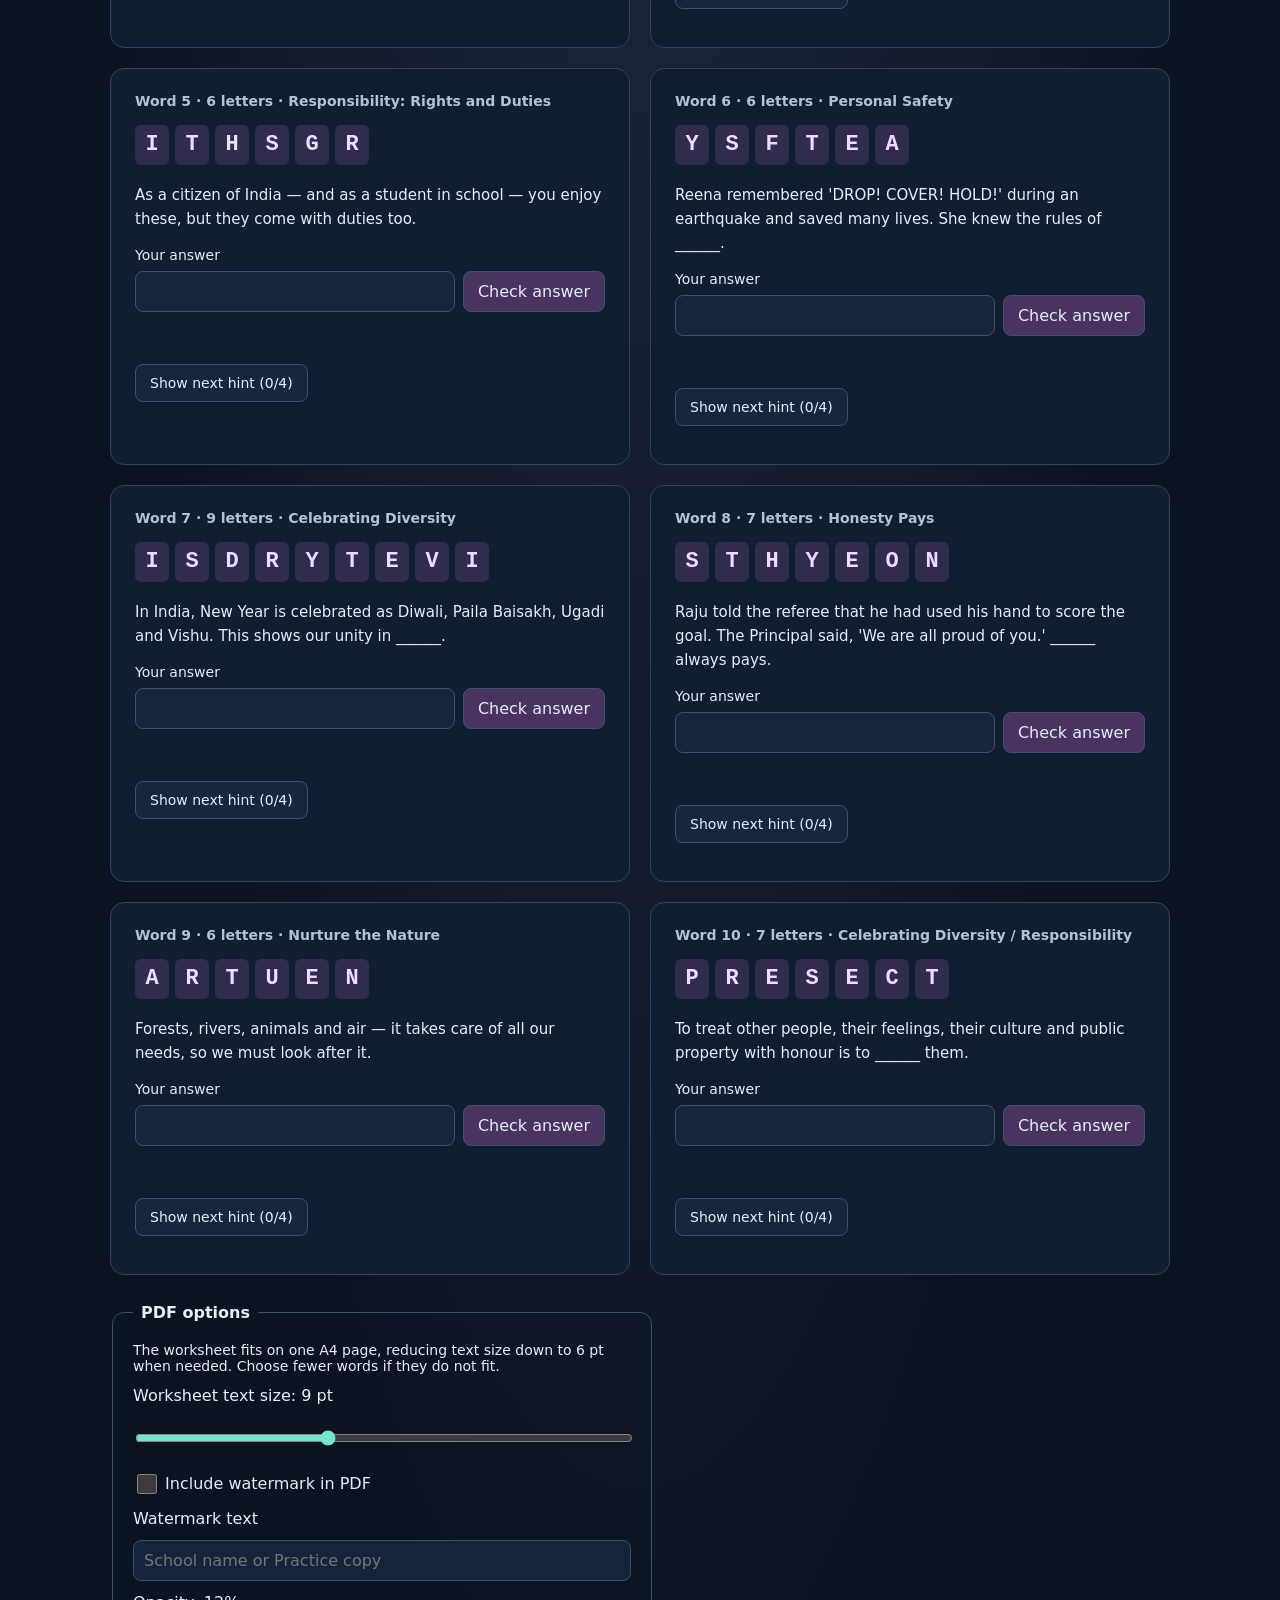
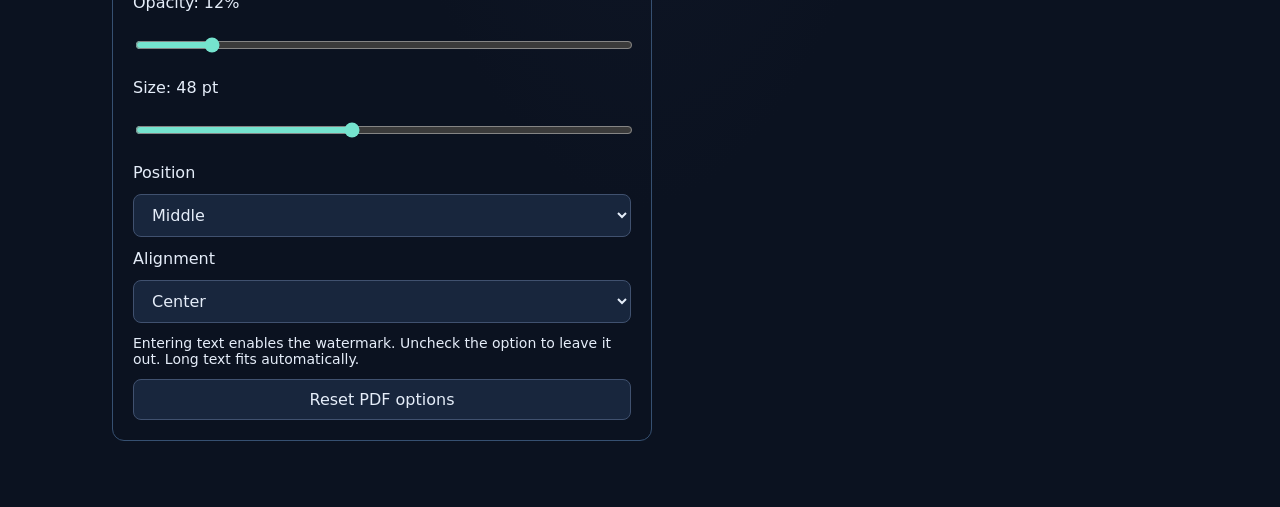
<file: word-scramble/index.html>
<!doctype html>
<html lang="en">
<head><meta charset="utf-8"><meta name="viewport" content="width=device-width, initial-scale=1"><title>Value Education Word Scramble</title><link rel="stylesheet" href="style.css?v=20261007-random-count"></head>
<body><main>
<a class="home" href="../index.html">← All games</a>
<header><p class="eyebrow">VALUE EDUCATION</p><h1>Word Scramble</h1><p id="subtitle">Unscramble the letters to discover values and good habits.</p></header>
<fieldset class="puzzle-picker"><legend>Puzzles for online play and PDF</legend>
<p class="instructions">Select puzzles and a word count, then create a random set. The PDF uses the same words and scrambled letters as the online game.</p>
<div id="puzzle-choices"></div>
<div class="controls"><label for="word-count">Number of words</label><input id="word-count" type="number" min="1" step="1" value="10" disabled><span id="available-count"></span><button id="generate" type="button" disabled>Create random set</button></div>
</fieldset>
<div class="controls"><button id="reset" type="button" disabled>Start again</button><button id="download-pdf" type="button" disabled>Download PDF worksheet</button></div>
<p class="instructions">Read the description, rearrange the letters, and type the value or good habit. Use hints one at a time if you need help. Press Enter or Check answer to check your word.</p>
<div class="progress"><p id="status" role="status" aria-live="polite">Loading puzzles…</p><progress id="progress" max="1" value="0" aria-label="Words solved"></progress></div>
<div id="cards" class="cards"></div>
<fieldset id="pdf-options" class="pdf-options">
<legend>PDF options</legend>
<p class="help">The worksheet fits on one A4 page, reducing text size down to 6 pt when needed. Choose fewer words if they do not fit.</p>
<label for="pdf-text-size">Worksheet text size: <output id="pdf-text-size-value">9 pt</output></label>
<input id="pdf-text-size" type="range" min="6" max="14" step="0.5" value="9">
<label><input id="pdf-watermark-enabled" type="checkbox"> Include watermark in PDF</label>
<label for="pdf-watermark-text">Watermark text</label>
<input id="pdf-watermark-text" type="text" maxlength="120" placeholder="School name or Practice copy">
<label for="pdf-watermark-opacity">Opacity: <output id="pdf-watermark-opacity-value">12%</output></label>
<input id="pdf-watermark-opacity" type="range" min="0" max="100" value="12">
<label for="pdf-watermark-size">Size: <output id="pdf-watermark-size-value">48 pt</output></label>
<input id="pdf-watermark-size" type="range" min="12" max="96" step="2" value="48">
<label for="pdf-watermark-position">Position</label>
<select id="pdf-watermark-position"><option value="top">Top</option><option value="middle" selected>Middle</option><option value="bottom">Bottom</option></select>
<label for="pdf-watermark-alignment">Alignment</label>
<select id="pdf-watermark-alignment"><option value="left">Left</option><option value="center" selected>Center</option><option value="right">Right</option></select>
<p class="help">Entering text enables the watermark. Uncheck the option to leave it out. Long text fits automatically.</p>
<button id="reset-pdf-options" type="button">Reset PDF options</button>
</fieldset>
<p id="pdf-status" role="status" aria-live="polite"></p>
<noscript>Enable JavaScript to play this game.</noscript>
</main><script src="../crossword/vendor/qrcode.js"></script><script src="pdf.js?v=20261007-single-page"></script><script src="pdf-options.js"></script><script src="game.js?v=20261007-random-count"></script></body></html>
</file>
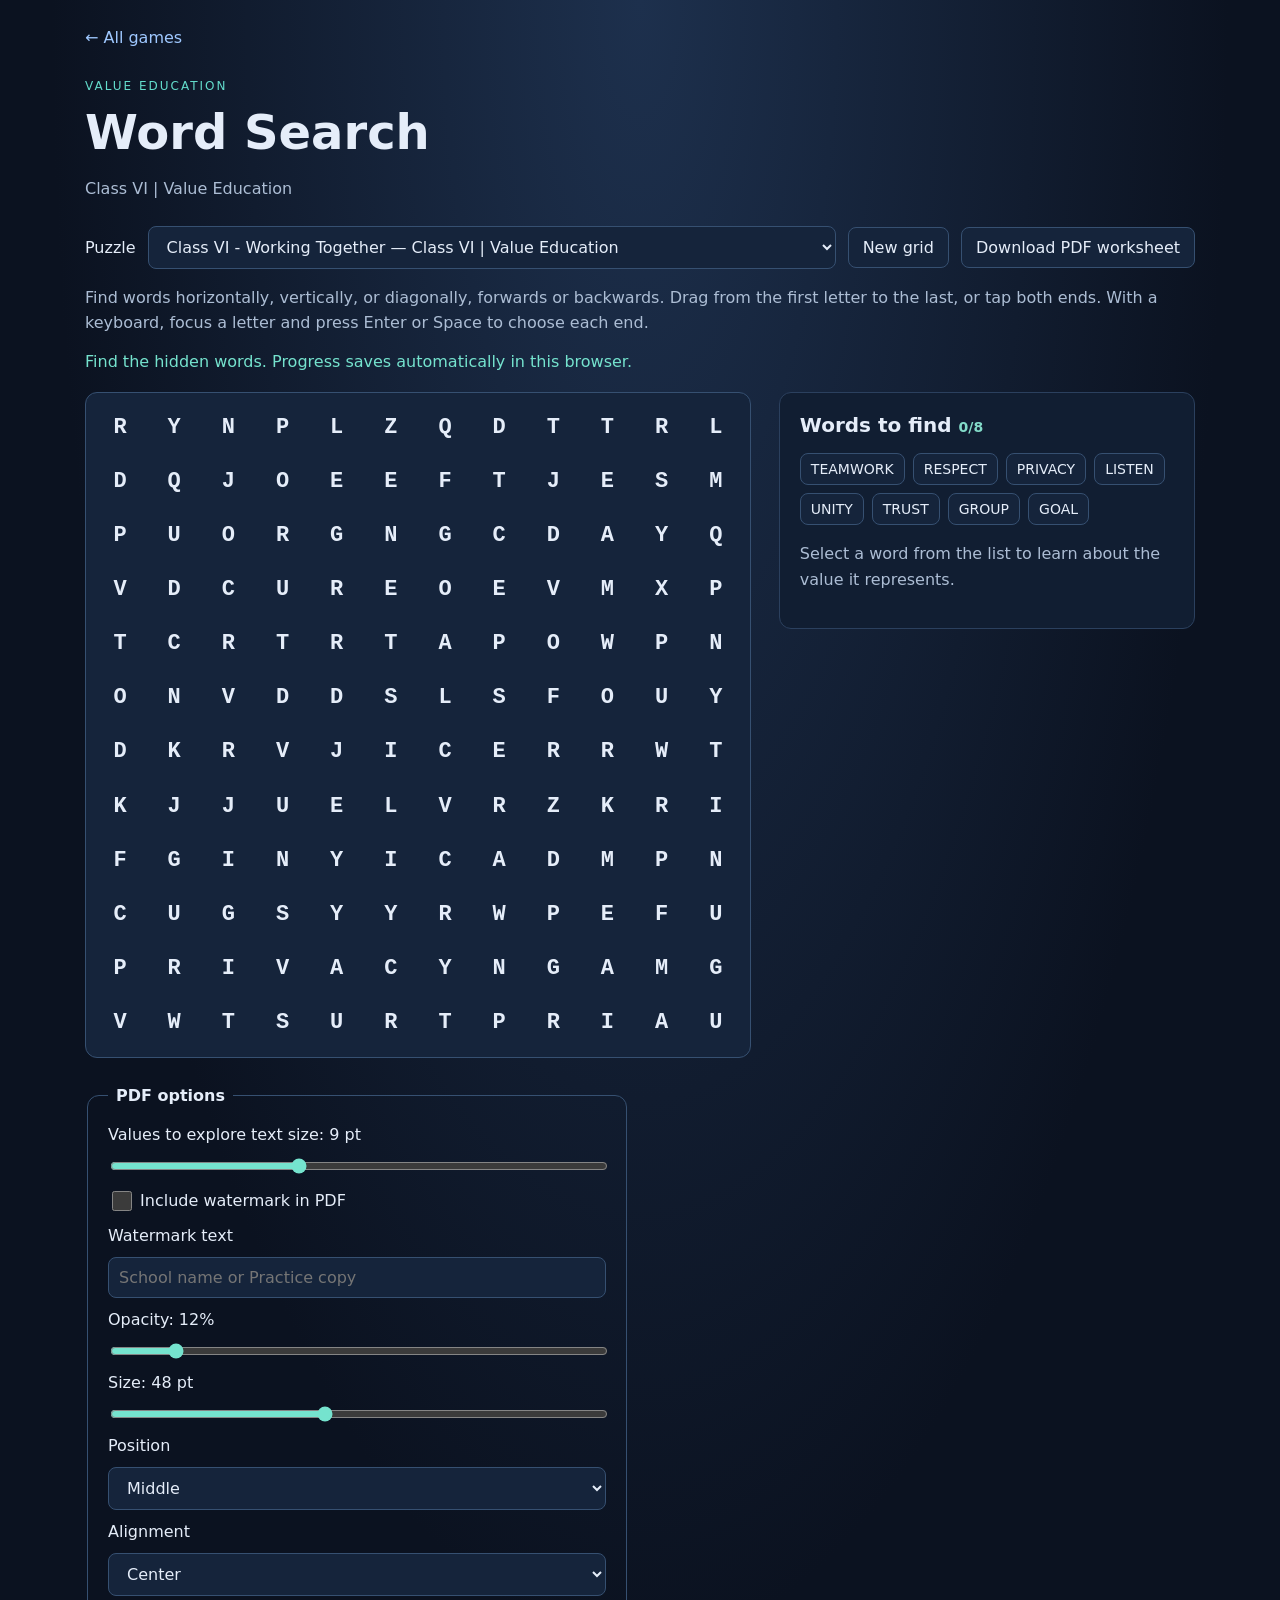
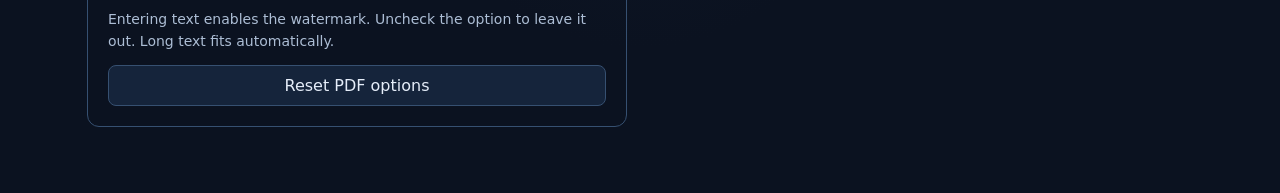
<file: word-search/index.html>
<!doctype html>
<html lang="en">
<head>
<meta charset="utf-8"><meta name="viewport" content="width=device-width, initial-scale=1">
<title>Value Education Word Search</title><link rel="stylesheet" href="style.css?v=20261007-pdf-options">
</head>
<body><main>
<a class="home" href="../index.html">← All games</a>
<header><p class="eyebrow">VALUE EDUCATION</p><h1>Word Search</h1><p id="subtitle">Find values and good habits hidden in the letters.</p></header>
<div class="controls"><label for="puzzle-select">Puzzle</label><select id="puzzle-select" disabled></select><button id="new-grid" disabled>New grid</button><button id="download-pdf" disabled>Download PDF worksheet</button></div>
<p class="instructions">Find words horizontally, vertically, or diagonally, forwards or backwards. Drag from the first letter to the last, or tap both ends. With a keyboard, focus a letter and press Enter or Space to choose each end.</p>
<p id="status" role="status" aria-live="polite">Loading puzzles…</p>
<div class="game"><section aria-label="Word search puzzle"><div id="grid" class="grid" aria-label="Letter grid"></div></section><aside><h2>Words to find <span id="count"></span></h2><ul id="words"></ul><p class="help">Select a word from the list to learn about the value it represents.</p><section id="details" hidden><h3 id="word-title"></h3><p id="word-context"></p><p id="explanation"></p></section></aside></div>
<fieldset id="pdf-options" class="pdf-options">
<legend>PDF options</legend>
<label for="pdf-text-size">Values to explore text size: <output id="pdf-text-size-value">9 pt</output></label>
<input id="pdf-text-size" type="range" min="6" max="14" step="0.5" value="9">
<label><input id="pdf-watermark-enabled" type="checkbox"> Include watermark in PDF</label>
<label for="pdf-watermark-text">Watermark text</label>
<input id="pdf-watermark-text" type="text" maxlength="120" placeholder="School name or Practice copy">
<label for="pdf-watermark-opacity">Opacity: <output id="pdf-watermark-opacity-value">12%</output></label>
<input id="pdf-watermark-opacity" type="range" min="0" max="100" value="12">
<label for="pdf-watermark-size">Size: <output id="pdf-watermark-size-value">48 pt</output></label>
<input id="pdf-watermark-size" type="range" min="12" max="96" step="2" value="48">
<label for="pdf-watermark-position">Position</label>
<select id="pdf-watermark-position"><option value="top">Top</option><option value="middle" selected>Middle</option><option value="bottom">Bottom</option></select>
<label for="pdf-watermark-alignment">Alignment</label>
<select id="pdf-watermark-alignment"><option value="left">Left</option><option value="center" selected>Center</option><option value="right">Right</option></select>
<p class="help">Entering text enables the watermark. Uncheck the option to leave it out. Long text fits automatically.</p>
<button id="reset-pdf-options" type="button">Reset PDF options</button>
</fieldset>
<p id="pdf-status" role="status" aria-live="polite"></p>
<noscript>Enable JavaScript to play this game.</noscript>
</main><script src="../crossword/vendor/qrcode.js"></script><script src="pdf.js?v=20261007-identify-values"></script><script src="pdf-options.js"></script><script src="game.js?v=20261007-pdf-options"></script></body></html>
</file>
<file: crossword/style.css>
:root{
  --bg:#0b1220; --panel:#111c33; --line:#1f2f4d; --line2:#334155;
  --ink:#e2e8f0; --muted:#94a3b8; --accent:#2563eb; --accent2:#60a5fa;
  --good:#16a34a; --bad:#dc2626; --teal:#0d9488;
}
*{box-sizing:border-box}
html,body{height:100%}
body{
  margin:0;
  font-family:"Segoe UI",system-ui,-apple-system,"Helvetica Neue",Arial,sans-serif;
  background:radial-gradient(1200px 600px at 50% -10%,#1e293b 0%,#0b1220 60%);
  color:var(--ink);
  min-height:100vh;
}
.app{max-width:1180px;margin:0 auto;padding:22px 16px 70px}

.home{display:inline-block;margin-bottom:20px;color:#9fc8ff;text-decoration:none}
.home:hover{text-decoration:underline}
.home:focus-visible{outline:3px solid var(--accent2);outline-offset:5px}

/* ---------- Header ---------- */
header.top{text-align:center;margin-bottom:20px}
header.top h1{
  font-size:clamp(21px,3.6vw,34px);margin:0 0 6px;letter-spacing:.3px;
  background:linear-gradient(90deg,#60a5fa,#a78bfa,#f472b6);
  -webkit-background-clip:text;background-clip:text;color:transparent;
}
header.top p{margin:2px 0;color:var(--muted);font-size:14px}
.chips{display:flex;flex-wrap:wrap;gap:6px;justify-content:center;margin-top:12px}
.chip{
  background:#16233c;border:1px solid #24365a;color:#b9c6dd;
  font-size:11px;padding:3px 10px;border-radius:999px;white-space:nowrap;
}

#puzzle-select{font:inherit;color:var(--ink);background:var(--panel);border:1px solid var(--line2);border-radius:8px;padding:8px 12px;margin:14px 8px;max-width:100%}
/* ---------- Layout ---------- */
.layout{display:grid;grid-template-columns:minmax(330px,1.05fr) minmax(310px,.95fr);gap:20px;align-items:start}
@media (max-width:920px){.layout{grid-template-columns:1fr}}
.card{
  background:linear-gradient(180deg,#111c33,#0e1729);
  border:1px solid var(--line);border-radius:16px;padding:16px;
  box-shadow:0 14px 40px rgba(0,0,0,.45);
}

/* ---------- Grid ---------- */
.grid-wrap{display:flex;justify-content:center}
#grid{
  position:relative;
  display:grid;gap:2px;background:var(--line2);border:2px solid var(--line2);
  border-radius:8px;padding:2px;width:100%;max-width:640px;outline:none;
}
#letter-input{position:absolute;display:none;opacity:.01;pointer-events:none;font-size:16px;border:0;padding:0;caret-color:transparent}
.cell{
  position:relative;aspect-ratio:1/1;background:#f8fafc;border-radius:3px;
  display:flex;align-items:center;justify-content:center;
  font-weight:800;color:#0f172a;font-size:clamp(9px,1.55vw,18px);
  cursor:pointer;user-select:none;transition:background .12s;
}
.cell.black{background:#0b1220;border-radius:3px;cursor:default}
.cell .num{
  position:absolute;top:1px;left:2px;line-height:1;
  font-size:clamp(6px,.92vw,10px);font-weight:700;color:#64748b;
}
.cell .ltr{line-height:1;padding-top:2px}
.cell.hl{background:#dbeafe}
.cell.sel{background:#93c5fd;box-shadow:inset 0 0 0 2px var(--accent)}
.cell.wrong{color:var(--bad)}
.cell.revealed{color:var(--teal)}

/* ---------- Toolbar ---------- */
.toolbar{display:flex;flex-wrap:wrap;gap:8px;margin-top:14px;justify-content:center}
button{
  font-family:inherit;font-size:13px;font-weight:600;cursor:pointer;
  background:#1c2b47;color:#cbd5e1;border:1px solid #2a3d61;
  padding:8px 14px;border-radius:9px;transition:.15s;
}
button:hover{background:#24385c;color:#fff;transform:translateY(-1px)}
button:active{transform:translateY(0)}
.hint{text-align:center;color:#7d8ba3;font-size:12px;margin:12px 0 0;line-height:1.5}
.status{text-align:center;font-size:14px;font-weight:700;margin-top:10px;min-height:20px}
.word-hints{margin-top:16px;padding:12px 14px;border:1px solid var(--line2);border-radius:10px}
.word-hints h2{font-size:14px;margin:0 0 8px;color:var(--accent2)}
.word-hints p,.word-hints li{font-size:13px;line-height:1.5;color:#b6c3d8}
.word-hints p{margin:0}
.word-hints ol{padding-left:20px;margin:8px 0 0}
.word-hints li+li{margin-top:6px}
button:disabled{opacity:.5;cursor:default;transform:none}

/* ---------- Clues ---------- */
.clues-card{display:grid;grid-template-columns:1fr 1fr;gap:16px}
@media (max-width:560px){.clues-card{grid-template-columns:1fr}}
.clue-col h3{
  margin:0 0 10px;font-size:13px;letter-spacing:1.4px;text-transform:uppercase;
  color:var(--accent2);border-bottom:1px solid var(--line);padding-bottom:7px;
}
.clue-col ul{list-style:none;margin:0;padding:0}
.clue-col li{
  font-size:13px;line-height:1.5;color:#b6c3d8;padding:7px 9px;border-radius:8px;
  cursor:pointer;transition:.12s;border:1px solid transparent;
}
.clue-col li:hover{background:#17253e}
.clue-col li.active{background:#1d3663;border-color:var(--accent);color:#fff}
.clue-col li b{color:var(--accent2);margin-right:4px}
.len{color:#64748b;font-size:11px}

/* ---------- Print bar ---------- */
.print-bar{text-align:center;margin-top:26px}
.pdf-options{max-width:520px;margin:0 auto 18px;padding:16px;border:1px solid var(--line2);border-radius:12px;text-align:left}
.pdf-options legend{color:var(--accent2);padding:0 8px}
.pdf-options label{display:block;margin-bottom:12px;font-size:14px}
.pdf-options input[type="range"]{width:100%;accent-color:var(--accent)}
.pdf-options input[type="checkbox"]{accent-color:var(--accent)}
.pdf-options > select{width:100%;font:inherit;font-size:16px;background:var(--panel);color:var(--ink);border:1px solid var(--line2);border-radius:6px;padding:8px;margin-bottom:14px}
.watermark-options{margin-top:14px;padding:14px;border:1px solid var(--line2);border-radius:8px}
.pdf-options .watermark-toggle{display:flex;align-items:center;gap:10px;min-height:44px;cursor:pointer}
.watermark-toggle input{width:22px;height:22px;margin:0;flex-shrink:0}
.watermark-options input[type="text"],.watermark-options select{width:100%;font:inherit;font-size:16px;background:var(--panel);color:var(--ink);border:1px solid var(--line2);border-radius:6px;padding:8px;margin-bottom:14px}
.watermark-options label{margin-top:8px}
button.primary{
  background:linear-gradient(90deg,#2563eb,#7c3aed);color:#fff;border:none;
  padding:13px 26px;font-size:14px;border-radius:11px;
  box-shadow:0 10px 26px rgba(37,99,235,.4);
}
button.primary:hover{filter:brightness(1.12)}

/* ================= PRINT ================= */
#print-area{display:none}

@media print{
  @page{size:A4 portrait;margin:11mm}
  body{background:#fff !important;color:#000 !important}
  .app{display:none !important}
  #print-area{display:block !important}
  .print-page{page-break-after:always}
  .print-page:last-child{page-break-after:auto}

  .print-page h1{font-size:17pt;margin:0 0 2mm;text-align:center;color:#000}
  .psub{text-align:center;font-size:9pt;color:#444;margin:0 0 2mm}
  .pinst{font-size:8.5pt;color:#333;margin:0 0 3mm;text-align:center;line-height:1.4}
  .pname{font-size:9pt;color:#000;margin:0 0 4mm;text-align:center;letter-spacing:.4px}

  .p-grid{display:grid;margin:0 auto 5mm;width:max-content}
  .p-cell{
    border:.6pt solid #555;position:relative;
    display:flex;align-items:center;justify-content:center;
    font-size:9pt;font-weight:700;color:#000;
  }
  .p-black{background:transparent;border:none}
  .p-num{position:absolute;top:0;left:1px;font-size:5pt;font-weight:700;line-height:1;color:#000}
  .p-ltr{font-size:9pt;font-weight:800;line-height:1}

  .p-clues{display:grid;grid-template-columns:1fr 1fr;gap:6mm}
  .p-clues h2{
    font-size:9.5pt;margin:0 0 2mm;letter-spacing:1px;text-transform:uppercase;
    border-bottom:.8pt solid #000;padding-bottom:1mm;
  }
  .p-clues p{font-size:8pt;line-height:1.4;margin:0 0 2mm;color:#000}
  .p-clues p{break-inside:avoid}
  .p-hint{display:block;margin-top:1mm}
  .p-len{color:#555;font-size:7pt}

  .p-explain p{
    font-size:7.6pt;line-height:1.42;margin:0 0 2.2mm;color:#000;
    padding-bottom:1.6mm;border-bottom:.4pt dotted #999;
  }
  .p-explain b{font-size:8pt}
  .p-explain i{color:#333}
  .p-exp{display:block;margin-top:.6mm;color:#222}
  .p-grid-answers .p-cell{font-size:6.6pt}
  .p-grid-answers .p-ltr{font-size:6.6pt}
  .p-grid-answers .p-num{font-size:4pt}
}
</file>
<file: little-keys/style.css>
:root{font-family:ui-rounded,'Trebuchet MS',sans-serif;color:#273e39;background:#f7f5ee;font-synthesis:none}*{box-sizing:border-box}body{margin:0}button,select{font:inherit;color:inherit}button{cursor:pointer}button:focus-visible,a:focus-visible,select:focus-visible{outline:3px solid #167868;outline-offset:4px}button{border:0}button:disabled{cursor:wait;opacity:.5}[hidden]{display:none!important}.app{max-width:1240px;margin:auto;padding:0 42px}header{height:100px;display:flex;align-items:center;justify-content:space-between;border-bottom:1px solid #dedfd5}.brand{font-size:27px;font-weight:900;text-decoration:none;color:inherit;letter-spacing:-1px}.logo{display:inline-grid;place-items:center;background:#266450;color:#fff;width:38px;height:42px;border-radius:12px;margin-right:10px}.brand-dot{color:#df9466}.tagline,.eyebrow,.side-label{font-size:10px;letter-spacing:2px;font-weight:800}.tagline{color:#7d8c80}header button{background:transparent;border:1px solid #d6dcd1;padding:10px 15px;border-radius:24px;font-size:12px}.intro{display:flex;align-items:center;justify-content:space-between;padding:42px 0 35px}.eyebrow{color:#64816b}h1{font-size:48px;line-height:1.12;letter-spacing:-2px;margin:14px 0}h1 em{font-family:Georgia,serif;color:#4a7860;font-weight:400}p{color:#7b8880;font-size:13px;line-height:1.8}.intro-art{display:flex;align-items:center;gap:8px;transform:rotate(-8deg);margin-right:65px;position:relative}.art-key{width:59px;height:107px;border:1px solid #d3d8c9;border-bottom:6px solid #acbda6;border-radius:12px;background:#e5ecda;display:grid;align-items:end;text-align:center;padding:15px;font-size:21px;font-weight:bold}.art-key:nth-child(3){background:#f7e5cd;border-color:#e2c39e;transform:translateY(-17px)}.art-key:nth-child(4){background:#e7e0ed;border-color:#c3afcf}.intro-art>span{position:absolute;top:-43px;left:-43px;font-size:43px;color:#d6a26b}.intro-art>b{position:absolute;right:-45px;font-size:38px;color:#a2b7a0;top:-15px}.workspace{display:grid;grid-template-columns:235px 1fr;gap:28px}.side-label{color:#89958a;margin:10px 0 20px}nav{display:grid;gap:8px}nav button{padding:17px 13px;background:transparent;text-align:left;border-radius:11px;font-size:13px;font-weight:bold;display:flex;gap:12px;align-items:center}nav button span{font-size:10px;opacity:.55}nav button b{margin-left:auto}nav button.selected{background:#e1e9d8;color:#305b43}.lesson-list{display:grid;gap:8px;padding:18px 12px}.lesson-list button{background:transparent;text-align:left;font-size:12px;color:#7c8b7e;padding:7px}.lesson-list button.active{color:#2d664f;font-weight:bold}.tip{margin:22px 8px;padding:20px 16px;background:#efeee3;border-radius:13px}.tip>span{font-size:10px;letter-spacing:1.6px;font-weight:bold;color:#8c8b68}.tip p{font-size:12px}.finger-guide{display:grid;gap:12px;margin-top:20px}.finger-guide b{font-size:16px;color:#8c729c}.finger-guide b:nth-child(2){color:#b77d3d}.finger-guide b:nth-child(3){color:#688853}.finger-guide small{font-size:11px;color:#7b877b;margin-left:10px;font-weight:400}.studio{background:#fffefa;border:1px solid #e1e4d8;border-radius:22px;padding:26px 30px;box-shadow:0 9px 28px #344a3210}.studio-top{display:flex;justify-content:space-between;align-items:center;font-size:10px;letter-spacing:1.6px;color:#7a8c78;font-weight:bold}.pill{letter-spacing:0;background:#f0f3e7;border-radius:20px;padding:7px 10px;font-size:10px}.title-row{display:flex;justify-content:space-between;gap:10px;margin-top:18px}h2{margin:0;font-size:25px;letter-spacing:-.6px}.title-row p{margin:8px 0 20px;font-size:12px}.title-row>button{background:transparent;font-size:25px;align-self:flex-start;color:#8a9b87}.score-header{display:flex;align-items:center;justify-content:space-between;gap:12px;font-size:13px;font-weight:bold}.score-header button{background:transparent;color:#6b806d;font-size:11px;border:1px solid #dce2d4;border-radius:20px;padding:8px 12px}.score{margin-top:13px;display:flex;gap:9px;overflow-x:auto;padding:14px 3px 18px;background:repeating-linear-gradient(transparent 0,transparent 16px,#e9ecdf 17px,transparent 18px);min-height:91px;align-items:center;scroll-behavior:smooth}.note-block{flex:0 0 48px;height:40px;border-radius:9px;display:grid;place-items:center;background:var(--soft);color:var(--color);position:relative;font-size:18px;font-weight:bold;border:2px solid transparent}.note-block small{font-size:8px;font-weight:400}.note-block.current{border-color:var(--color);box-shadow:0 0 0 3px #fffefa;transform:translateY(-4px)}.note-block.done{opacity:.4}.note-block.done:after{content:'✓';position:absolute;top:-10px;right:-4px;font-size:13px;background:#fffefa;border-radius:50%}.c,[data-n="C"]{--color:#9a78b1;--soft:#eee6f5}.d,[data-n="D"]{--color:#c38d45;--soft:#f8ecd8}.e,[data-n="E"]{--color:#6b9756;--soft:#e7efda}.progress-row{display:flex;justify-content:space-between;font-size:10px;color:#8b9788;margin-top:7px}.progress{background:#eef0e7;border-radius:10px;height:5px;margin-top:8px}.progress>div{height:100%;background:#7b9e6d;border-radius:10px;transition:width .3s;width:0}.instrument-controls{display:flex;justify-content:space-between;margin:24px 0 15px;font-size:10px;color:#84917f}.instrument-controls label{display:flex;align-items:center;gap:8px}select{border:1px solid #dfe4d6;background:#fffefa;border-radius:7px;padding:7px;font-size:11px}.piano{height:216px;position:relative;display:flex;gap:5px;padding:0 4px;touch-action:none;user-select:none}.white-key{flex:1;min-width:0;position:relative;border:1px solid #dce0d3;border-bottom:7px solid var(--color);border-radius:10px 10px 14px 14px;background:linear-gradient(#fff,#fafaf5);display:flex;align-items:center;justify-content:end;flex-direction:column;padding:0 8px 19px;overflow:hidden;box-shadow:0 5px 0 #e8e9df}.white-key.active,.white-key.demo{background:var(--soft);transform:translateY(3px);box-shadow:0 2px 0 #e8e9df}.note{font-size:29px;color:var(--color);font-weight:bold;z-index:1}.finger{font-size:9px;letter-spacing:1.5px;color:#929b89;margin-top:8px;z-index:1}.key-hint{position:absolute;top:118px;font-size:10px;color:#b4baaa}.key-fill{position:absolute;bottom:0;left:0;right:0;background:var(--soft);height:0;pointer-events:none}.black-key{position:absolute;top:0;width:19%;height:104px;border-radius:0 0 9px 9px;background:linear-gradient(100deg,#3e4b43,#263a32);border:1px solid #273c31;border-bottom:7px solid #1e2e26;box-shadow:0 4px 0 #253d2417;z-index:2}.black-key.first{left:23.8%}.black-key.second{left:56.8%}.black-key.active{transform:translateY(3px);background:#587261}.hold-feedback{display:flex;justify-content:space-between;gap:15px;font-size:10px;color:#8a9783;margin-top:21px;min-height:27px;line-height:1.5}.hold-feedback #duration{white-space:nowrap;color:#5e8059}.hold-track{height:4px;background:#f0f1e8;border-radius:10px;overflow:hidden}.hold-track>div{height:100%;background:#a4bb87;width:0}.bottom-row{display:flex;justify-content:space-between;align-items:center;margin-top:18px;font-size:10px;color:#9ba48f}.bottom-row button{background:#315f49;color:white;padding:10px 15px;border-radius:9px}.song-picker{display:flex;gap:8px;margin-bottom:15px}.song-picker button{background:#f2f2e9;padding:9px;border-radius:8px;font-size:11px}.song-picker .selected{background:#dfe9d5;color:#3b6246}.discovery{display:flex;justify-content:space-between;align-items:center;background:#edeee3;padding:27px 35px;border-radius:17px;margin:30px 0}h3{font-size:23px;margin:10px 0}.discovery p{font-size:12px;margin:0}.mini-wrap{width:44%;max-width:370px}.mini-keyboard{height:90px;display:flex;position:relative;gap:3px}.mini-white{flex:1;background:#fffefa;border:1px solid #d7ddcc;border-radius:0 0 4px 4px;display:flex;align-items:end;justify-content:center;padding-bottom:9px;font-size:10px;color:#8e9d86}.mini-black{position:absolute;background:#425448;height:51px;width:8%;border-radius:0 0 3px 3px;top:0}.group-labels{display:flex;justify-content:space-around;font-size:10px;color:#85937c;margin-top:10px}footer{font-size:10px;display:flex;justify-content:space-between;color:#99a28e;padding:0 0 30px}@media(min-width:1400px){.app{max-width:1320px}.studio{padding:30px 40px}.piano{height:240px}}@media(max-width:800px){.app{padding:0 20px}.tagline{display:none}header{height:78px}.intro{padding:30px 0}h1{font-size:37px}.intro-art{margin-right:20px;scale:.75;transform-origin:right}.workspace{grid-template-columns:1fr}aside .side-label,.lesson-list,.tip{display:none}nav{grid-template-columns:repeat(3,1fr);gap:5px}nav button{padding:12px 8px;font-size:11px}nav button b{display:none}.studio{padding:24px}.discovery{padding:24px;gap:20px}.discovery h3{font-size:20px}.mini-wrap{width:45%}footer span{display:none}}@media(max-width:480px){.app{padding:0 13px}.intro-art{display:none}.intro{padding:24px 5px}.intro p{font-size:12px}h1{font-size:36px}.workspace{gap:16px}nav button{gap:7px}.studio{padding:20px 15px;border-radius:16px}h2{font-size:22px}.pill{font-size:9px;letter-spacing:0}.studio-top{font-size:9px;letter-spacing:1px}.piano{height:205px}.finger{font-size:8px;letter-spacing:.5px}.hold-feedback{font-size:9px}.discovery{align-items:start;flex-direction:column}.mini-wrap{width:100%;max-width:none}.instrument-controls{gap:6px}select{font-size:10px}.bottom-row{font-size:9px}.note-block{flex-basis:42px}}@media(prefers-reduced-motion:reduce){*{scroll-behavior:auto!important;transition:none!important}}

.lyrics{margin:4px 0 15px;padding:12px 16px;border-radius:10px;background:#f0f3e7;color:#456a4c;font-size:16px;font-weight:bold;text-align:center;min-height:44px}.black-key kbd{display:block;margin-top:40px;color:#e5eddf;font:12px monospace}.key-hint{border:1px solid #dde2d5;border-radius:4px;padding:2px 6px;color:#71856c;background:#fffefa;z-index:1}.bottom-row{line-height:1.9;gap:12px}
.studio{min-width:0}.workspace{grid-template-columns:235px minmax(0,1fr)}@media(max-width:800px){.workspace{grid-template-columns:minmax(0,1fr)}}

.song-story{display:grid;grid-template-columns:1.2fr 1fr;gap:30px;margin:30px 0;padding:28px 34px;border:1px solid #e0e4d5;border-radius:17px;background:#fffefa}.song-story h3{margin:12px 0;font-size:23px}.song-story p{margin:10px 0 0;color:#657766;font-size:13px;line-height:1.9}.story-meaning{padding:18px 22px;background:#edf1e4;border-radius:12px}.song-story .story-word{border-top:1px solid #d8e0cd;padding-top:12px;font-size:12px}@media(max-width:800px){.song-story{grid-template-columns:1fr;gap:18px;padding:24px}}

.tone-control{margin:20px 0 0;padding:15px 17px;background:#f3f4ec;border-radius:12px}.tone-control label{font-size:12px;font-weight:bold;margin-right:12px}.tone-control select{max-width:100%;font-size:12px;padding:9px}.tone-control p{font-size:12px;margin:8px 0 3px;color:#58725d}.tone-control small{font-size:10px;color:#7c8b76}@media(max-width:480px){.tone-control label{display:block;margin-bottom:8px}.tone-control select{width:100%}}

.staff-caption{display:flex;justify-content:space-between;gap:10px;margin-top:18px;font-size:12px;font-weight:bold;color:#577351}.staff-caption span{font-size:10px;font-weight:normal;color:#8a9783}.music-staff{overflow-x:auto;margin-top:7px;border:1px solid #e5e9db;border-radius:10px;background:#fffefa;scroll-behavior:smooth}.music-staff svg{display:block;min-width:100%}.staff-note{color:var(--staff-color)}.staff-highlight{fill:transparent}.staff-note.current .staff-highlight{fill:#e9efde}.staff-note.current{filter:drop-shadow(0 1px 1px #bbc7af)}.staff-note.done{opacity:.4}.notation-help{font-size:10px;line-height:1.6;margin:8px 0 0;color:#83917b}@media(max-width:480px){.staff-caption{flex-direction:column;gap:4px}}

.notation-guide{margin:12px 0 18px;border:1px solid #dfe5d5;border-radius:12px;overflow:hidden}.notation-current{padding:15px 17px;background:#f1f5e9}.notation-current strong{display:block;margin:8px 0;color:#385d42;font-size:15px}.notation-guide p{font-size:12px;line-height:1.7;margin:7px 0;color:#52694f}.notation-comparison{padding:14px 17px;border-top:1px solid #dfe5d5;border-left:4px solid #b5bea7}.notation-comparison small{font-size:10px;color:#7a8975;line-height:1.6;display:block}.notation-comparison[data-state="different"]{border-left-color:#b45344}.notation-comparison[data-state="timing"]{border-left-color:#bd8b3e}.notation-comparison[data-state="matched"]{border-left-color:#52834b}.notation-guide details{padding:13px 17px;background:#fafaf4;border-top:1px solid #e1e6d8;font-size:12px}.notation-guide summary{cursor:pointer;font-weight:bold;color:#526b4a}.notation-guide dl{line-height:1.7}.notation-guide dt{font-weight:bold;margin-top:12px}.notation-guide dd{margin:4px 0;color:#74816c}

.variation-panel{padding:17px;margin:0 0 15px;background:#edf2e4;border-radius:12px}.variation-panel label{font-size:12px;font-weight:bold;display:block;margin-bottom:8px}.variation-panel select{width:100%;font-size:12px}.variation-panel p{font-size:12px;margin:8px 0;color:#546e4b}.variation-panel small{font-size:11px;color:#6f8464}.variation-panel details{font-size:11px;margin-top:12px;line-height:1.9}.variation-panel summary{cursor:pointer;font-weight:bold}.performance-cue{background:#fbf0db;border-left:3px solid #c3944b;padding:12px 15px;margin-bottom:13px;font-size:12px;line-height:1.8}.performance-controls{display:flex;gap:7px;flex-wrap:wrap;align-items:center;margin:12px 0;font-size:11px}.performance-controls button{background:#eef0e6;border:1px solid #ccd7c1;border-radius:8px;padding:9px}.performance-controls button[aria-pressed="true"]{background:#315f49;color:white}.left-hand{padding:15px 16px;margin-bottom:18px;border:1px solid #dce3d2;border-radius:12px;background:#f1f3e9}.left-hand h3{font-size:15px;margin:0}.left-hand p{font-size:11px;line-height:1.7;margin:8px 0 13px}.left-hand>div{display:grid;grid-template-columns:repeat(4,minmax(0,1fr));gap:8px}.left-hand button{border:2px solid transparent;border-bottom:4px solid #94aa84;background:#fffefa;border-radius:9px;padding:13px 5px;font-size:11px}.left-hand button.needed{border-color:#c79542}.left-hand button.active{background:#d6e5c8;transform:translateY(2px)}.left-hand small{font-size:9px;color:#819175}#arrangement-result{font-size:12px;line-height:1.7;color:#648156}.note-block sup{font-size:8px;position:absolute;right:2px;top:1px}@media(max-width:480px){.left-hand>div{grid-template-columns:repeat(2,minmax(0,1fr))}}

.layout-panel{padding:15px 17px;background:#eef1e6;border:1px solid #dce3d1;border-radius:12px;margin:15px 0}.layout-panel label{display:block;font-size:12px;font-weight:bold;margin-bottom:8px}.layout-panel select{width:100%;font-size:12px}.layout-panel p{font-size:12px;line-height:1.8;margin:9px 0 0;color:#62765a}.black-key.black-0{left:23.8%}.black-key.black-1{left:56.8%}.gab-layout .black-key{width:15%}.gab-layout .black-0{left:17.5%}.gab-layout .black-1{left:42.5%}.gab-layout .black-2{left:67.5%}.context-key{--color:#98a78b;--soft:#edf1e5}.gab-layout .note{font-size:26px}.gab-layout .finger{letter-spacing:.4px;font-size:8px}

.staff-note[role="button"]{cursor:pointer;outline:none}.staff-note.inspected,.staff-note[role="button"]:focus-visible{opacity:1}.staff-note.inspected .staff-highlight,.staff-note[role="button"]:focus-visible .staff-highlight{fill:#e6edf7;stroke:#567c9c;stroke-width:2;stroke-dasharray:4 2}.staff-note[role="button"]:hover .staff-highlight{stroke:#7b9472;stroke-width:2}

.recorder-guide{margin:18px 0;padding:20px;border:1px solid #d9e2cd;border-radius:14px;background:#f6f6ec}.recorder-heading{display:flex;gap:12px;justify-content:space-between;align-items:center}.recorder-heading h3{font-size:21px;margin:8px 0}.recorder-heading button{background:#315f49;color:white;border-radius:9px;padding:11px;font-size:11px}.recorder-guide p,.recorder-guide li{font-size:12px;color:#617459;line-height:1.8}.recorder-note-picker{display:flex;gap:8px;flex-wrap:wrap;margin:15px 0}.recorder-note-picker button{padding:10px 12px;background:#fffefa;border:1px solid #c7d4ba;border-radius:8px;font-size:12px}.recorder-note-picker button[aria-pressed="true"]{background:#dce9ce;border-color:#64894c}.recorder-body{display:grid;grid-template-columns:minmax(0,1fr) minmax(0,1.2fr);gap:18px}.recorder-body svg{max-width:100%;height:auto;display:block;margin:auto}.recorder-body h4{font-size:18px;margin:12px 0}.recorder-body ol{padding-left:20px}.hole-legend{display:flex;gap:18px}.recorder-guide .recorder-small{font-size:10px}.recorder-guide a{font-size:11px;color:#35644a}@media(max-width:650px){.recorder-body{grid-template-columns:1fr}.recorder-heading{align-items:start;flex-direction:column}.recorder-guide{padding:15px}.recorder-body svg{max-height:310px}}

.harmonica-guide{margin:18px 0;padding:20px;border:1px solid #ddd8c4;border-radius:14px;background:#faf5e9}.harmonica-guide h3{font-size:21px;margin:8px 0}.harmonica-guide h4{font-size:18px;margin:18px 0 7px}.harmonica-guide p,.harmonica-guide li{font-size:12px;line-height:1.8;color:#74654c}.harmonica-guide ol{padding-left:20px}.harmonica-guide .recorder-small{font-size:10px}.harmonica-guide a{font-size:11px;color:#766030}.harmonica-map-scroll{overflow-x:auto;margin:15px 0;border:1px solid #c7bd9f;border-radius:10px;padding:12px;background:#e8e3d7}.harp-map{min-width:550px}.harp-row{display:grid;grid-template-columns:65px repeat(10,minmax(0,1fr));gap:4px;margin:4px 0;align-items:center;text-align:center;font-size:11px}.harp-row b{font-size:10px;color:#716751}.harp-row span{background:#fffefa;border:1px solid #c6c6b5;border-radius:5px;padding:12px 2px;color:#556445}.harp-row .harp-active{background:#315f49;color:white;border-color:#315f49;box-shadow:0 0 0 2px #8dad6c}.harmonica-guide details{font-size:12px;margin:15px 0}.harmonica-guide summary{cursor:pointer;font-weight:bold;color:#786337}.harp-phrase{margin:12px 0}.harp-phrase p{margin:4px 0}.harp-tab{display:inline-block;font-size:12px;background:#fffefa;border:1px solid #ded6bc;border-radius:6px;padding:7px 9px;margin:3px;color:#786d52}.harp-tab.current{background:#e3ebd3;border-color:#6f8b4e;color:#35522b;font-weight:bold}@media(max-width:650px){.harmonica-guide{padding:15px}}

.percussion-guide{margin:18px 0;padding:20px;border:1px solid #dbd6e2;border-radius:14px;background:#f3f0f7}.percussion-guide h3{font-size:21px;margin:8px 0}.percussion-guide h4{font-size:17px;margin:20px 0 12px}.percussion-guide p,.percussion-guide label{font-size:12px;line-height:1.8;color:#6c6278}.percussion-guide .recorder-small{font-size:10px}.mallet-bars{display:flex;align-items:start;justify-content:center;gap:12px;padding:15px;border-radius:12px;background:#e6dfeb}.mallet-bar{height:var(--bar-height);width:24%;max-width:120px;border:1px solid #b5a47d;border-bottom:6px solid #a0895e;background:#eddbad;border-radius:6px;display:flex;flex-direction:column;align-items:center;justify-content:center;gap:10px;font-size:26px;font-weight:bold}.mallet-bar.selected{outline:3px solid #7c629a;outline-offset:3px}.mallet-bar small{font-size:9px;font-weight:normal}.snare-grid{display:grid;grid-template-columns:repeat(4,minmax(0,1fr));gap:8px;margin:16px 0}.snare-beat{display:flex;flex-direction:column;align-items:center;gap:8px;background:#fffefa;border:1px solid #d9d0e2;border-radius:8px;padding:12px 4px}.snare-beat small,.snare-beat span{font-size:10px;color:#897b96}.snare-beat strong{font-size:24px}.snare-beat.current{background:#e0d3ec;border-color:#816196;box-shadow:0 0 0 2px #bda3ce}.snare-beat.is-rest{border-style:dashed}.snare-actions{display:flex;flex-wrap:wrap;gap:8px}.snare-actions button{background:#fffefa;border:1px solid #d0bfdc;border-radius:8px;padding:10px;font-size:11px}.snare-pads{display:flex;gap:15px;margin-top:20px}.snare-pads button{flex:1;background:radial-gradient(#fffefa,#e1d6e9);border:5px solid #b3a3be;border-bottom-width:9px;border-radius:50%;padding:25px 10px;font-size:16px;font-weight:bold;min-height:105px}.snare-pads button:active{transform:translateY(3px);background:#d2bfdf}.snare-pads small{font-size:10px;font-weight:normal}.snare-cue{font-weight:bold}.percussion-guide select{max-width:100%}@media(max-width:650px){.percussion-guide{padding:15px}.snare-beat span{font-size:8px}}

/* Focused play view shares the real instrument and progress, including on browsers without Fullscreen API. */
header #play-screen-toggle{margin-left:auto;margin-right:12px}.play-screen-toolbar{display:flex;align-items:center;gap:12px;min-width:0}.play-screen-toolbar button{font-size:11px;padding:8px 11px;border-radius:8px;border:1px solid #d7dfcd;background:#f5f6ee;white-space:nowrap}.play-screen-toolbar strong{font-size:14px;overflow:hidden;text-overflow:ellipsis;white-space:nowrap}.play-screen-toolbar #play-screen-sound{margin-left:auto}.play-screen-toolbar #play-screen-hint{font-size:10px;color:#87947c}.play-screen{overflow:hidden;overscroll-behavior:none}.play-screen>.app>header,.play-screen .intro,.play-screen aside,.play-screen .song-story,.play-screen .discovery,.play-screen footer{display:none!important}.play-screen .app,.play-screen main,.play-screen .workspace{padding:0;margin:0;max-width:none;display:block}.play-screen .studio{position:fixed;inset:0;width:100%;height:100vh;height:100dvh;max-width:none;border:0;border-radius:0;box-shadow:none;z-index:1000;padding:6px max(10px,env(safe-area-inset-right)) max(6px,env(safe-area-inset-bottom)) max(10px,env(safe-area-inset-left));background:#fffefa;display:grid;grid-template-columns:minmax(0,1fr);grid-template-rows:32px 24px minmax(48px,.45fr) 32px minmax(80px,1fr) 20px 4px 24px;gap:2px;overflow:hidden}.play-screen .studio>*{display:none!important}.play-screen .studio>#play-screen-toolbar{display:flex!important;grid-row:1}.play-screen .studio>.score-header{display:flex!important;grid-row:2;font-size:14px;padding:0 4px}.play-screen .score-header button{padding:5px 10px}.play-screen .studio>#music-staff{display:block!important;grid-row:3;margin:0;border:0;border-radius:0;min-height:0;overflow-x:auto;overflow-y:hidden}.play-screen #music-staff svg{height:100%;min-width:100%;width:auto}.play-screen .studio>#score{display:flex!important;grid-row:4;min-height:0;margin:0;padding:2px 4px;background:none;gap:6px}.play-screen #score .note-block{height:26px;flex-basis:45px;border-radius:5px;font-size:14px;transform:none}.play-screen #score .note-block small{display:none}.play-screen .studio>#piano{display:flex!important;grid-row:5;min-height:0;height:100%;width:min(82%,900px);justify-self:center;gap:4px;padding:0 4px 5px}.play-screen .white-key{padding:0 4px 12px;border-bottom-width:5px}.play-screen .white-key .note{font-size:27px}.play-screen .white-key .finger{margin-top:3px;font-size:9px}.play-screen .white-key .key-hint{top:auto;bottom:66px;font-size:9px;padding:0 4px}.play-screen .black-key{height:45%;border-bottom-width:5px}.play-screen .black-key kbd{margin-top:12px;font-size:10px}.play-screen .studio>.hold-feedback{display:flex!important;grid-row:6;margin:0;font-size:10px;min-height:0;align-items:center;white-space:nowrap;overflow:hidden}.play-screen #feedback{overflow:hidden;text-overflow:ellipsis}.play-screen .studio>.hold-track{display:block!important;grid-row:7}.play-screen .studio>.bottom-row{display:flex!important;grid-row:8;margin:0;justify-content:space-between;font-size:9px}.play-screen .bottom-row button{padding:4px 12px;font-size:10px}.play-screen .studio>#left-hand:not([hidden]){display:block!important;position:absolute;left:max(10px,env(safe-area-inset-left));bottom:66px;width:20%;padding:5px;margin:0;border:0;background:transparent;z-index:4}.play-screen #left-hand h3,.play-screen #left-hand p{display:none}.play-screen #left-hand>div{grid-template-columns:repeat(2,minmax(0,1fr));gap:5px}.play-screen #left-hand button{font-size:10px;padding:8px 3px;min-height:38px}.play-screen .studio.has-left-hand>#piano{width:74%;justify-self:end}.play-screen .studio>#register-controls:not([hidden]),.play-screen .studio>#strength-controls:not([hidden]){display:flex!important;position:absolute;left:max(10px,env(safe-area-inset-left));top:calc(28% + 40px);flex-direction:column;align-items:stretch;width:15%;margin:0;z-index:5;gap:3px}.play-screen .performance-controls span{display:none}.play-screen .performance-controls button{font-size:9px;padding:5px}.play-screen .studio:has(#register-controls:not([hidden]))>#piano{width:78%;justify-self:end}@media(orientation:portrait){.play-screen .studio{grid-template-rows:42px 32px minmax(85px,.5fr) 42px minmax(140px,1fr) 28px 4px 28px}.play-screen-toolbar{gap:6px;flex-wrap:wrap}.play-screen-toolbar strong{font-size:11px}.play-screen-toolbar #play-screen-hint{width:100%;order:4;text-align:center}.play-screen .studio>#piano{width:98%}.play-screen .bottom-row #keyboard-help{font-size:8px;line-height:1.3;max-width:75%}}@media(max-height:360px) and (orientation:landscape){.play-screen .studio{grid-template-rows:28px 20px minmax(36px,.4fr) 26px minmax(65px,1fr) 18px 3px 20px;padding-top:3px}.play-screen .play-screen-toolbar button{padding:5px 8px}.play-screen .white-key .note{font-size:23px}.play-screen .white-key .finger{font-size:8px}.play-screen .white-key .key-hint{display:none}.play-screen #score .note-block{height:22px}.play-screen .bottom-row #keyboard-help{font-size:8px}.play-screen .studio>#left-hand:not([hidden]){bottom:49px}}
.play-screen .studio{padding-top:max(6px,env(safe-area-inset-top))}@media(max-width:480px){header .brand{font-size:21px}header .logo{width:30px;height:34px;margin-right:6px}header button{font-size:10px;padding:8px}header #play-screen-toggle{margin-right:6px}}@media(orientation:portrait){.play-screen .studio{grid-template-rows:56px 32px minmax(85px,.5fr) 42px minmax(140px,1fr) 28px 4px 28px}}
</file>
<file: sentence-arena/style.css>
:root{font-family:Inter,"Segoe UI",system-ui,sans-serif;color:#edf3ff;background:#0c1525;color-scheme:dark}*{box-sizing:border-box}body{margin:0;background:radial-gradient(at 70% 0%,#203854,transparent 55%);min-height:100vh}main{max-width:1800px;margin:auto;padding:24px 32px}a{color:#a7c4e7;text-decoration:none}.heading,.roundbar,.settings{display:flex;align-items:center;justify-content:space-between;gap:16px;flex-wrap:wrap}.eyebrow{font-size:12px;letter-spacing:3px;color:#8ed8c9;font-weight:800}h1{font-size:clamp(32px,4vw,56px);margin:12px 0 24px;letter-spacing:-2px}h1 span{display:block;font-size:17px;letter-spacing:0;font-weight:400;color:#aebed3;margin-top:8px}button,select,input,textarea{font:inherit}button,select{border:1px solid #445772;background:#23344d;color:inherit;border-radius:12px;min-height:48px;padding:10px 18px}button{cursor:pointer;touch-action:manipulation;user-select:none}button:disabled{opacity:.45;cursor:default}button:focus-visible,summary:focus-visible,input:focus-visible,textarea:focus-visible{outline:3px solid #fff;outline-offset:3px}.primary{background:#99ecd5;color:#102d2b;font-weight:800}details{border:1px solid #35465d;border-radius:18px;padding:20px;background:#142136}summary{cursor:pointer;font-weight:750;font-size:20px}summary span{font-size:14px;color:#9de9d4;margin-left:12px}details p,#round-help{color:#acbdd3;line-height:1.5;font-size:14px}#filters{display:grid;grid-template-columns:repeat(3,1fr);gap:12px;margin:18px 0}fieldset{border:1px solid #344660;border-radius:12px;max-height:210px;overflow:auto;padding:12px}legend{color:#a9e3d4}fieldset label{display:inline-flex;align-items:center;gap:7px;border:1px solid #425470;border-radius:8px;padding:9px;margin:3px;font-size:14px;min-height:44px}input[type=checkbox]{accent-color:#8be1c7;width:18px;height:18px}fieldset label:has(input:checked){background:#24544f}.settings{justify-content:flex-start}.settings label{display:flex;align-items:center;gap:8px}.roundbar{margin:20px 0 8px}h2{margin:5px 0;font-size:25px}#timer{font-size:24px;color:#9de9d4}#boards{display:grid;grid-template-columns:repeat(4,minmax(0,1fr));gap:16px}.board{--accent:#70baff;border:2px solid var(--accent);border-radius:18px;padding:18px;background:#132238;min-width:0;box-shadow:inset 0 5px var(--accent)}.board:nth-child(2){--accent:#ffbd69}.board:nth-child(3){--accent:#c1a0ff}.board:nth-child(4){--accent:#7be0bc}.player-head{display:flex;align-items:center;justify-content:space-between;color:var(--accent);font-size:22px;font-weight:800}.player-head input{background:transparent;color:inherit;border:0;max-width:65%;font-weight:800;min-height:44px;width:210px}.prompt{font-size:clamp(18px,1.6vw,25px);line-height:1.4;min-height:60px}.answer{min-height:62px;border:1px dashed #647a98;border-radius:12px;padding:8px;display:flex;gap:6px;flex-wrap:wrap;margin:12px 0}.tiles{display:flex;flex-wrap:wrap;gap:8px;min-height:56px}.tiles button,.answer button{background:#263d59;font-size:clamp(17px,1.4vw,23px);min-height:52px;padding:10px 15px}.tiles.choice{display:grid}.tiles button.selected{border:2px solid var(--accent);background:#385775}.actions{display:flex;gap:8px;margin-top:12px}.actions button{flex:1}.feedback{min-height:24px;font-size:16px;line-height:1.4;color:var(--accent)}textarea{width:100%;min-height:90px;border-radius:10px;background:#0e1a2c;color:white;padding:12px;border:1px solid #617795}.memory{font-size:25px;color:var(--accent)}#results{padding:28px;background:#142136;border:1px solid #435975;border-radius:18px;margin-top:24px}#results ol{line-height:2;font-size:22px}[hidden]{display:none!important}@media(min-width:1800px){main{padding:30px 50px}.board{padding:24px}.tiles button{min-height:64px}}@media(max-width:750px){main{padding:16px}#filters{grid-template-columns:1fr}#boards{grid-template-columns:repeat(4,minmax(280px,1fr));overflow-x:auto}.board{padding:14px}h1{letter-spacing:-1px}}
.creative-words{margin-top:8px;gap:5px}.creative-words button{font-size:16px;min-height:44px;padding:7px 10px}body:has(#play:not([hidden])) h1{font-size:28px;margin:4px 0}body:has(#play:not([hidden])) h1 span,body:has(#play:not([hidden])) header .eyebrow{display:none}body:has(#play:not([hidden])) header{margin-bottom:12px}body:has(#play:not([hidden])) details{padding:12px 18px}
@media(min-width:1000px) and (max-height:1200px){body:has(#play:not([hidden])) main{padding:12px 26px}.roundbar{margin:10px 0 4px}.board{padding:12px 16px}.player-head{font-size:20px}.player-head input{min-height:36px}.prompt{font-size:20px;min-height:0;margin:8px 0;line-height:1.35}.answer{min-height:48px;margin:8px 0;padding:5px}.tiles{min-height:44px;gap:6px}.tiles button,.answer button{min-height:44px;font-size:19px;padding:8px 12px}.actions{margin-top:8px}.actions button{min-height:44px;padding:8px 12px}.feedback{min-height:20px;margin:6px 0;font-size:14px}.creative-words button{font-size:15px;padding:5px 8px}}

/* Keep each student in a single vertical lane, even on smaller preview screens. */
#boards{align-items:stretch}.board{overflow-wrap:anywhere}.player-head{flex-wrap:wrap;gap:4px}.player-head input{max-width:100%;width:100%;min-width:0}.challenge-meta{color:var(--accent);font-size:13px;line-height:1.4;min-height:38px}.actions{flex-wrap:wrap}.actions button{min-width:100px}.tiles.choice button{text-align:left}.prompt{min-height:110px}.answer{min-height:100px}.board .tiles button{max-width:100%;white-space:normal}.board .feedback{min-height:44px}

.topline{display:flex;align-items:center;justify-content:space-between;gap:16px}.version{color:#aebed3;font-size:14px;font-weight:700;border:1px solid #445772;border-radius:8px;padding:5px 10px}

.review-filters{grid-column:1 / -1;border-color:#94754c;max-height:none}.review-filters legend{color:#ffcd8a}.review-filters p{margin:4px 0 10px}

.settings input[type=number]{width:85px;min-height:48px;padding:8px;color:inherit;background:#0e1a2c;border:1px solid #617795;border-radius:8px}.points-legend{border:1px solid #607b91;border-radius:10px;padding:10px 14px;color:#bde9dd!important;font-size:16px!important}.player-progress{display:flex;justify-content:space-between;gap:8px;color:var(--accent);font-weight:700}.board{align-self:start}.board .actions button{min-width:100%;}.board .feedback{min-height:60px}

.board .actions button{min-width:40%}.board .actions button:last-child{flex-basis:100%}.board .prompt{min-height:90px}.board .feedback{min-height:36px}

/* Use a normal block as the scrollport: fieldset overflow is unreliable on touch panels. */
#filters>fieldset{min-width:0;max-height:none;overflow:visible}
.filter-options{max-height:210px;overflow-x:hidden;overflow-y:auto;overscroll-behavior-y:contain;touch-action:pan-y;-webkit-overflow-scrolling:touch;scrollbar-gutter:stable;padding:2px}
.filter-options label,.filter-options input{touch-action:pan-y}
.filter-options label{user-select:none;-webkit-user-select:none}
.filter-options:focus-visible{outline:3px solid #99ecd5;outline-offset:3px}
.review-filters .filter-options{max-height:none}

.filter-options .unavailable{opacity:.5}.hint-panel{border-left:3px solid var(--accent);padding:8px 10px;margin-bottom:12px}.hint-panel p{font-size:15px;line-height:1.45}.hint-panel button{font-size:15px;min-height:44px}

@media(min-width:1000px){#boards{align-items:start}.board{max-height:calc(100dvh - 340px);overflow-y:auto;overscroll-behavior-y:contain;touch-action:pan-y;scrollbar-gutter:stable}.board .player-head{position:sticky;top:0;z-index:1;background:#132238;padding:4px 0}.board .actions{position:sticky;bottom:0;background:#132238;padding:6px 0}}

.correct-answer{margin:12px 0;padding:14px;border:1px solid #70d4b8;border-radius:10px;background:#173c39;color:#ecfff9}.correct-answer strong{font-size:14px}.correct-answer p{margin:8px 0 0;font-size:21px;line-height:1.45}.answer-review{margin:16px 0}.answer-review section{border-top:1px solid #445772;margin-top:14px;padding-top:8px}

.outcome-banner{border:3px solid;border-radius:12px;padding:16px 12px;margin:12px 0;font-size:clamp(20px,1.5vw,28px);font-weight:900;line-height:1.35;text-align:center}.outcome-correct{color:#ecfff2;background:#145c35;border-color:#78eea3}.outcome-wrong{color:#fff1f2;background:#8c2235;border-color:#ff8c9b}.outcome-skipped{color:#fff7de;background:#70500c;border-color:#ffd46c}.last-answers{display:grid;grid-template-columns:repeat(4,minmax(0,1fr));gap:12px}.last-answers h3{font-size:17px}.last-answers .outcome-banner{font-size:20px}@media(max-width:750px){.last-answers{grid-template-columns:1fr 1fr}}
</file>
<file: spelling-detectives/style.css>
:root{font-family:system-ui,-apple-system,sans-serif;color:#e5edf9;background:#0b1220;color-scheme:dark}*{box-sizing:border-box}[hidden]{display:none!important}body{margin:0;min-height:100vh;background:radial-gradient(ellipse at top,#173a42,#0b1220 65%)}main{max-width:1000px;margin:auto;padding:28px 20px 56px}.home{color:#a9c9ff;text-decoration:none}.home:hover{text-decoration:underline}.eyebrow{color:#7ee0c9;letter-spacing:2px;font-size:12px;margin:30px 0 8px}h1{font-size:clamp(30px,6vw,46px);margin:0}header>p:last-child,.muted{color:#b4c5d5;line-height:1.6}.setup{background:#112536;border:1px solid #304d60;border-radius:14px;padding:22px;margin-top:26px}.setup h2{margin:0 0 18px;font-size:20px}.settings{display:grid;grid-template-columns:minmax(0,2fr) minmax(130px,1fr) 130px;gap:16px}label{display:block;font-size:14px}select,input,button{font:inherit;color:inherit;background:#172d40;border:1px solid #466178;border-radius:8px;padding:11px 13px}label select,label input{display:block;width:100%;margin-top:8px}button{cursor:pointer;background:#236555;border-color:#3b9d85;font-weight:600}button.secondary{background:#172d40;border-color:#466178}button:hover{filter:brightness(1.15)}button:disabled{opacity:.5;cursor:default}button:focus-visible,input:focus-visible,select:focus-visible,a:focus-visible{outline:3px solid #83d0ff;outline-offset:3px}.muted{font-size:14px;margin-bottom:0}#pool-info{margin:12px 0}#status{color:#7ee0c9;min-height:24px}.scores{display:flex;gap:12px;flex-wrap:wrap;margin:18px 0}.score{border:1px solid #304d60;border-radius:10px;padding:12px 18px;background:#102336;flex:1;min-width:130px}.score.active{border-color:#7ee0c9}.score strong{display:block;font-size:24px;margin-top:3px}.case{background:#102133;border:1px solid #304d60;padding:26px;border-radius:16px}.case-top{display:flex;flex-wrap:wrap;justify-content:space-between;gap:8px;color:#a9c9ff}.case-top p{margin:0 0 12px}#turn{font-weight:700;color:#7ee0c9}progress{width:100%;height:8px;accent-color:#7ee0c9}.case h2{font-size:22px;margin:24px 0 12px}.misspelling{font-family:ui-monospace,monospace;color:#ffc18b;font-size:clamp(24px,5vw,40px);letter-spacing:3px;font-weight:700;overflow-wrap:anywhere;margin:24px 0}#description{line-height:1.6;color:#c7d3e2}#answer-form{margin-top:24px}.answer-row{display:flex;gap:10px;flex-wrap:wrap;margin-top:8px}.answer-row input{flex:1;min-width:180px;text-transform:uppercase;letter-spacing:1px}#feedback{min-height:24px;line-height:1.6;font-weight:600}#feedback.correct{color:#7ee0c9}#feedback.incorrect{color:#ffc18b}.explanation{padding-top:16px;border-top:1px solid #304d60;line-height:1.7;color:#b7cadb}#review{padding-left:22px}#review li{padding:12px 0;line-height:1.6}#review p{margin:4px 0;color:#b4c5d5}.review-result{color:#7ee0c9}@media(max-width:650px){main{padding:20px 12px}.settings{grid-template-columns:1fr 1fr}.settings label:first-child{grid-column:1/-1}.setup,.case{padding:18px}.answer-row input{width:100%;flex-basis:100%}.answer-row button{flex:1}.score{min-width:110px}.misspelling{letter-spacing:2px}}
</file>
<file: word-scramble/style.css>
:root{font-family:system-ui,sans-serif;color:#e5edf9;background:#0b1220;color-scheme:dark}*{box-sizing:border-box}body{margin:0;min-height:100vh;background:radial-gradient(ellipse at top,#28314b,#0b1220 65%)}main{max-width:1100px;margin:auto;padding:28px 20px 50px}.home{color:#a9c9ff;text-decoration:none}.eyebrow{color:#d8b5ff;letter-spacing:2px;font-size:12px;margin:30px 0 8px}h1{font-size:clamp(32px,6vw,48px);margin:0}header p,.instructions{color:#b5c1d5;line-height:1.6}.controls{display:flex;align-items:center;gap:12px;flex-wrap:wrap;margin-top:24px}select,input,button{font:inherit;color:inherit;background:#18263d;border:1px solid #40516f;border-radius:8px;padding:10px 14px}select{flex:1;min-width:200px;max-width:100%}button{cursor:pointer}button:hover{border-color:#d8b5ff}button:disabled{opacity:.5;cursor:default}button:focus-visible,input:focus-visible,select:focus-visible{outline:3px solid #c69fff;outline-offset:3px}.progress{margin:24px 0}#status{color:#92e3cc;min-height:24px}progress{width:100%;height:9px;accent-color:#92e3cc}.cards{display:grid;grid-template-columns:repeat(auto-fit,minmax(min(100%,440px),1fr));gap:20px}.card{padding:24px;background:#111e32;border:1px solid #30435f;border-radius:14px}.card.solved{border-color:#428574}.card h2{font-size:14px;color:#b5c1d5;margin:0 0 16px}.letters{display:flex;gap:6px;flex-wrap:wrap;margin-bottom:18px}.tile{display:inline-grid;place-items:center;width:34px;height:40px;border-radius:6px;background:#302c4b;color:#eedbff;font-family:ui-monospace,monospace;font-size:22px;font-weight:700}.description{font-size:15px;line-height:1.6}.answer-label{display:block;font-size:14px;margin:16px 0 8px}.answer-row{display:flex;gap:8px;flex-wrap:wrap}.answer-row input{flex:1;min-width:130px;width:100%;text-transform:uppercase;letter-spacing:1px}.answer-row button{background:#493460}.feedback{min-height:24px;font-size:14px;line-height:1.5;color:#ffc87e}.solved .feedback{color:#92e3cc}.hints{font-size:14px;line-height:1.6;padding-left:22px}.explanation{border-top:1px solid #30435f;padding-top:16px;color:#92e3cc;line-height:1.6;font-size:14px}.hint-button{font-size:14px}@media(max-width:600px){main{padding:20px 12px}.controls label{width:100%}.card{padding:18px}.tile{width:28px;height:34px;font-size:18px}.answer-row button{padding:10px}.controls select{min-width:0;width:100%}}

.pdf-options{max-width:540px;margin-top:28px;padding:20px;border:1px solid #365071;border-radius:12px;display:grid;gap:12px}.pdf-options legend{padding:0 8px;font-weight:700}.pdf-options input[type="text"]{font:inherit;padding:10px;border:1px solid #365071;border-radius:8px;background:#15243b;color:#e5edf9;width:100%}.pdf-options input[type="range"]{width:100%;accent-color:#75e3ce}.pdf-options input[type="checkbox"]{width:20px;height:20px;vertical-align:middle;accent-color:#75e3ce}.pdf-options select{min-width:0;width:100%}.pdf-options .help{margin:0;font-size:14px}

.puzzle-picker{border:1px solid #40516f;border-radius:8px;padding:12px;min-width:0}.puzzle-picker p{font-size:13px;margin-top:0}#puzzle-choices{display:grid;gap:12px;max-height:250px;overflow:auto}#puzzle-choices label{display:flex;gap:10px;align-items:flex-start;font-size:14px;line-height:1.5}#puzzle-choices input{flex:none;margin-top:2px}

.puzzle-picker{margin-top:24px}.puzzle-picker input[type="checkbox"]{width:20px;height:20px;accent-color:#c69fff}.controls input[type="number"]{width:100px}.puzzle-picker legend{padding:0 8px;font-weight:700}#available-count{font-size:14px;color:#b5c1d5}
</file>
<file: word-search/style.css>
:root{font-family:system-ui,sans-serif;color:#e5edf9;background:#0b1220;color-scheme:dark}*{box-sizing:border-box}body{margin:0;background:radial-gradient(ellipse at top,#1d304d,#0b1220 65%);min-height:100vh}main{max-width:1150px;margin:auto;padding:28px 20px 50px}.home{color:#9fc8ff;text-decoration:none}.eyebrow{color:#63dccb;font-size:12px;letter-spacing:2px;margin:30px 0 8px}h1{font-size:clamp(32px,6vw,48px);margin:0}header p,.instructions,.help{color:#acbdd4;line-height:1.6}.controls{display:flex;gap:12px;align-items:center;flex-wrap:wrap;margin-top:24px}select,button{font:inherit}select,button:not(.letter){border:1px solid #365071;border-radius:8px;background:#15243b;color:#e5edf9;padding:10px 14px}select{max-width:100%;flex:1;min-width:200px}button{cursor:pointer}button:disabled{opacity:.5;cursor:default}button:focus-visible,select:focus-visible{outline:3px solid #69caff;outline-offset:2px}#status{min-height:24px;color:#75e3ce}.game{display:grid;grid-template-columns:minmax(0,1.6fr) minmax(260px,1fr);gap:28px;align-items:start}.grid{display:grid;grid-template-columns:repeat(var(--size),minmax(0,1fr));background:#15243b;border:1px solid #365071;border-radius:12px;padding:8px;gap:2px;touch-action:none;user-select:none}.letter{border:0;border-radius:4px;background:transparent;color:#e5edf9;aspect-ratio:1;font-family:ui-monospace,monospace;font-weight:700;font-size:clamp(10px,2vw,22px);padding:0;min-width:0}.letter.found{background:#205d52;color:#c3fff0}.letter.selected{background:#e5b95b;color:#182336}.letter.anchor{outline:2px solid #ffe3a4;outline-offset:-2px}aside{padding:20px;background:#111e32;border:1px solid #2b405e;border-radius:12px}h2{font-size:20px;margin:0 0 16px}#count{font-size:14px;color:#83dbc9}#words{display:flex;flex-wrap:wrap;gap:8px;list-style:none;padding:0;margin:0}#words button{padding:7px 10px;font-size:14px}#words button.found{text-decoration:line-through;color:#83dbc9;border-color:#337868}#words button.active{border-color:#e5b95b}#details{border-top:1px solid #365071;margin-top:18px;padding-top:8px}#details p{font-size:14px;line-height:1.6}#explanation{color:#83dbc9}@media(max-width:760px){main{padding:20px 12px}.game{grid-template-columns:1fr}.letter{font-size:clamp(10px,3vw,19px)}.grid{padding:5px;gap:1px}.controls label{width:100%}}

.pdf-options{max-width:540px;margin-top:28px;padding:20px;border:1px solid #365071;border-radius:12px;display:grid;gap:12px}.pdf-options legend{padding:0 8px;font-weight:700}.pdf-options input[type="text"]{font:inherit;padding:10px;border:1px solid #365071;border-radius:8px;background:#15243b;color:#e5edf9;width:100%}.pdf-options input[type="range"]{width:100%;accent-color:#75e3ce}.pdf-options input[type="checkbox"]{width:20px;height:20px;vertical-align:middle;accent-color:#75e3ce}.pdf-options select{min-width:0;width:100%}.pdf-options .help{margin:0;font-size:14px}
</file>
